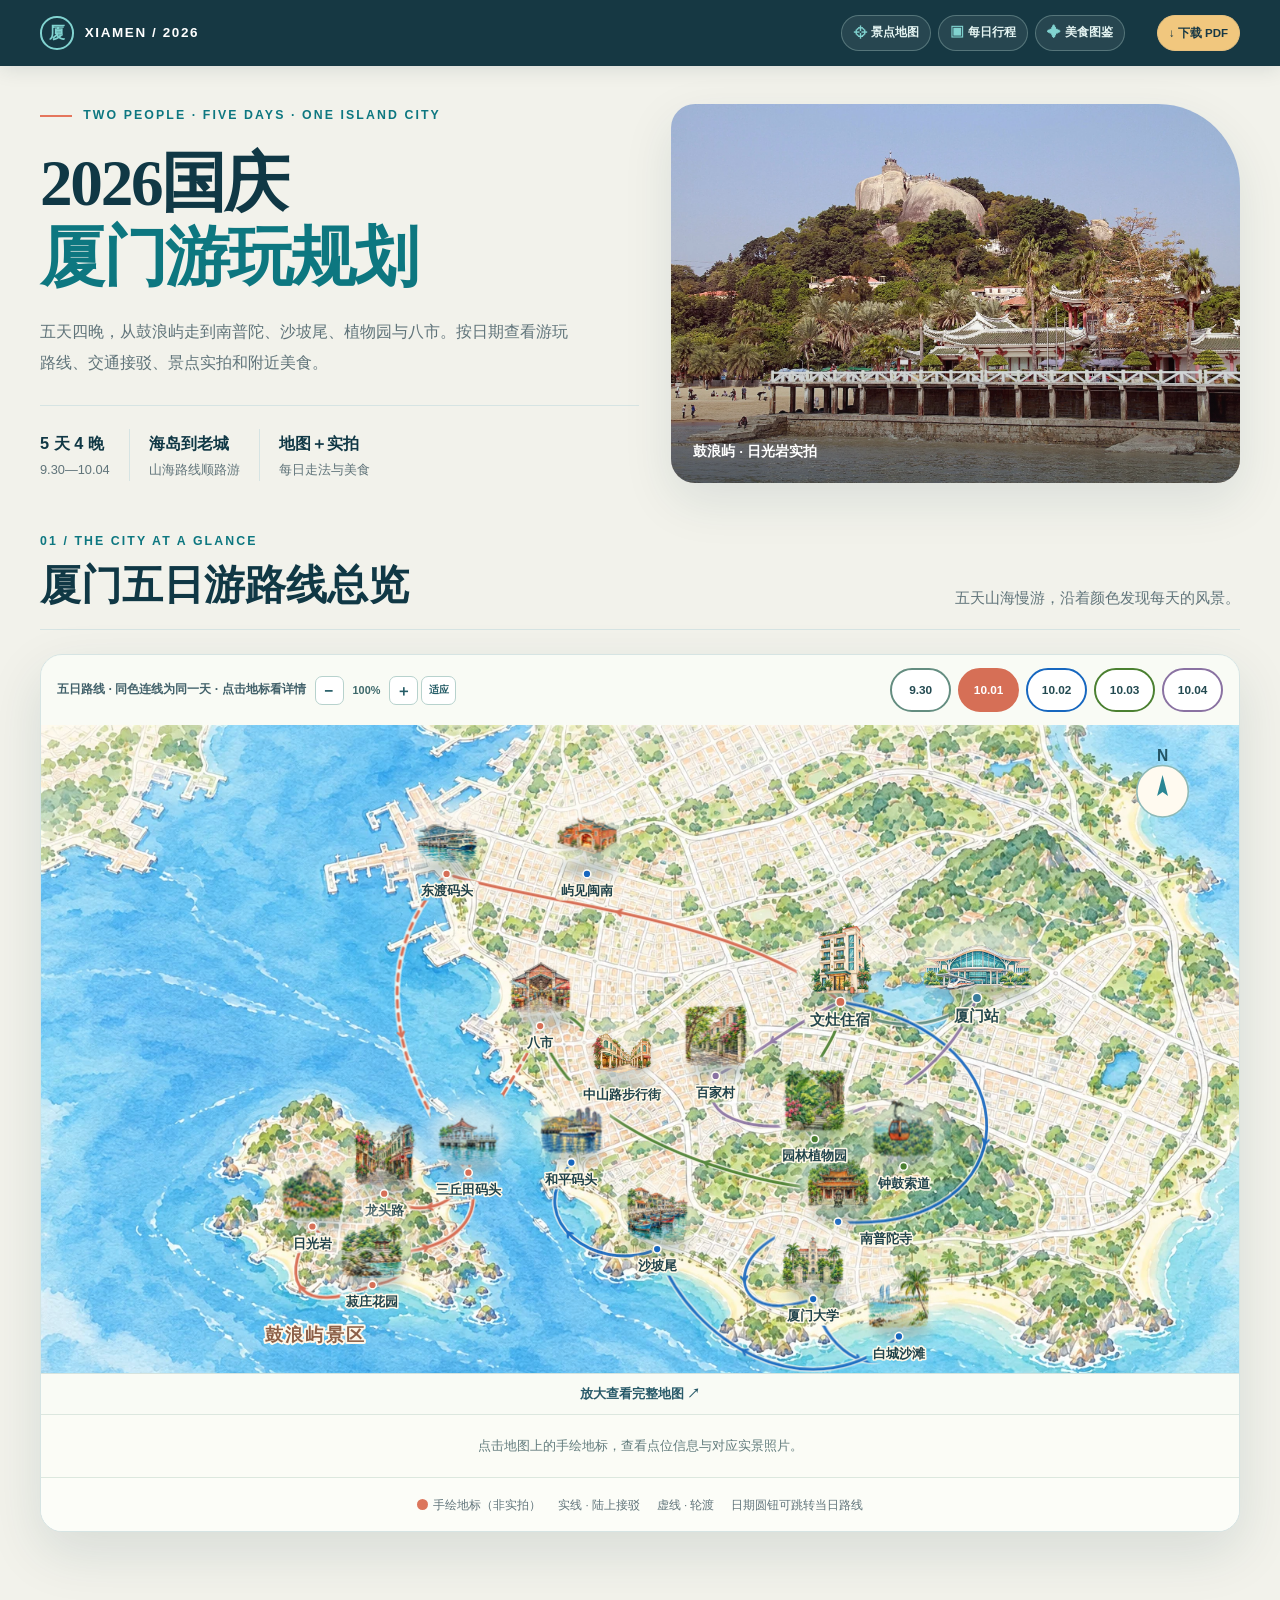
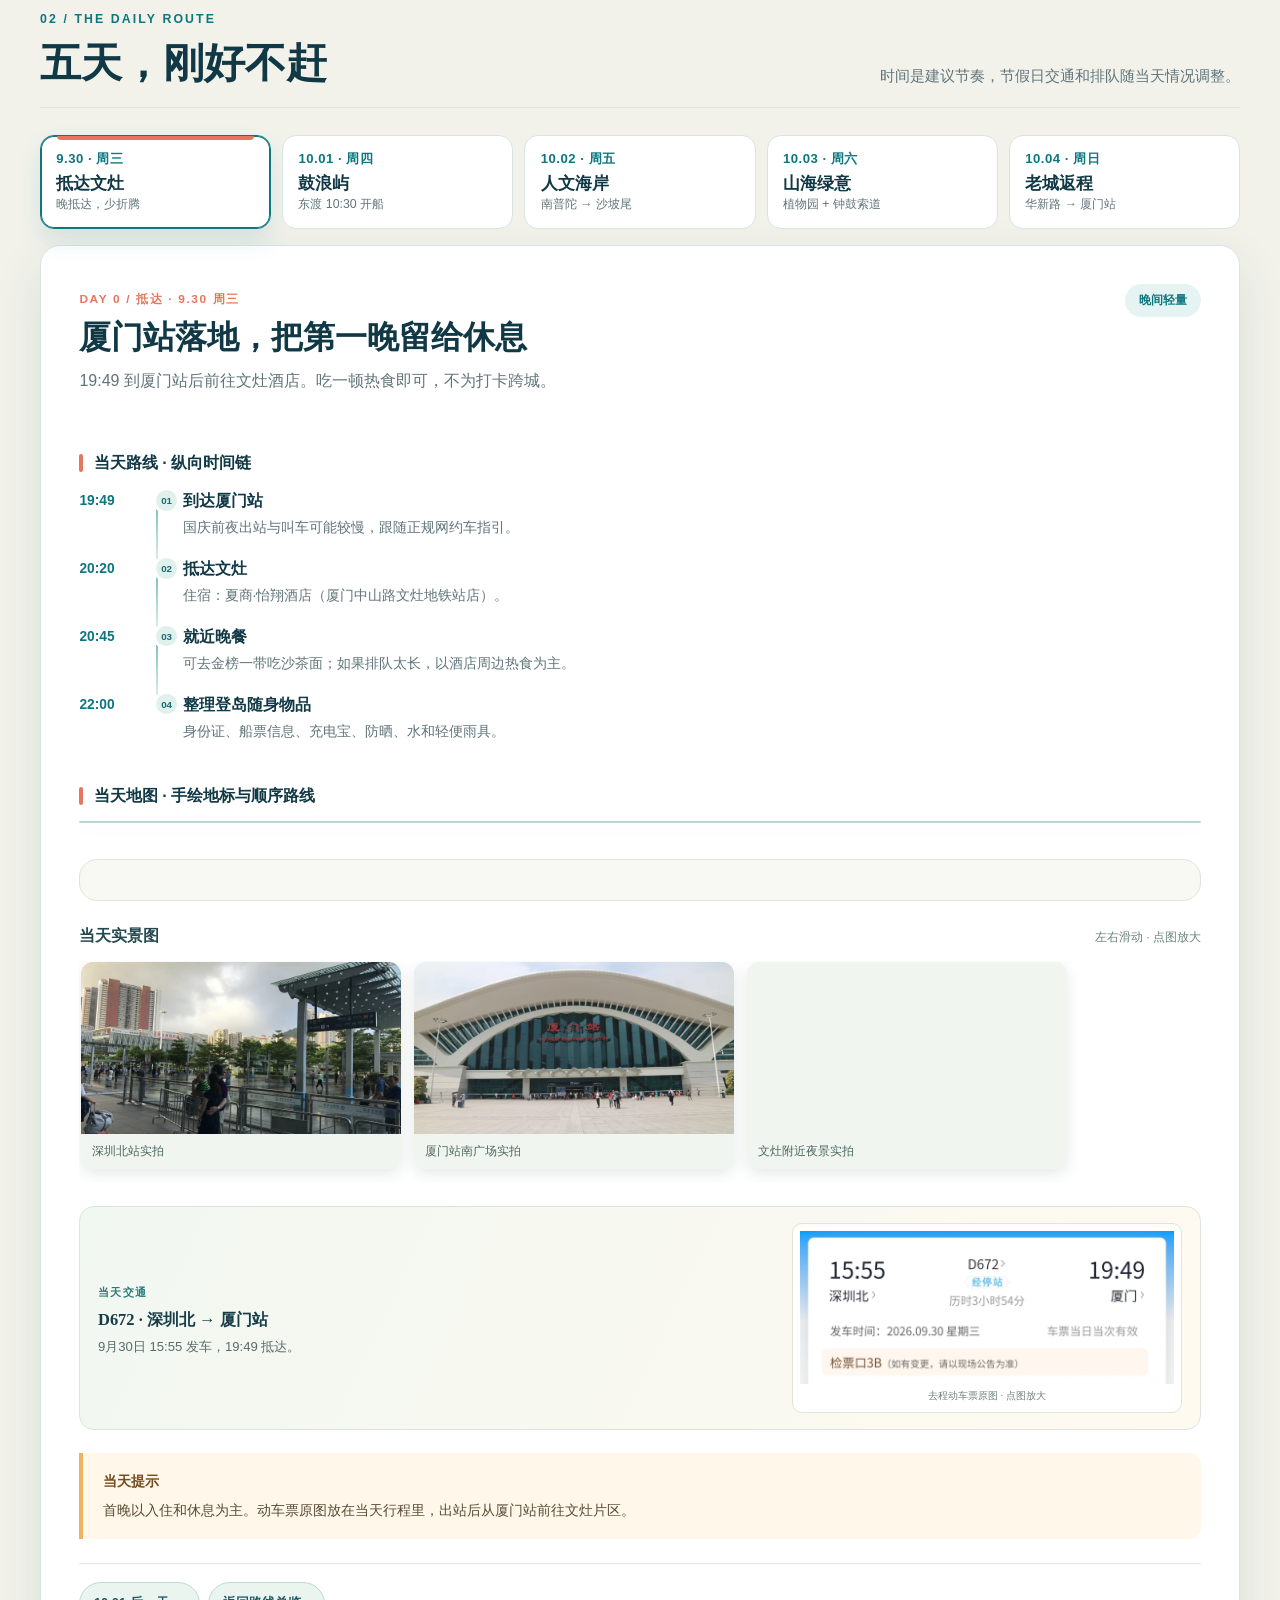
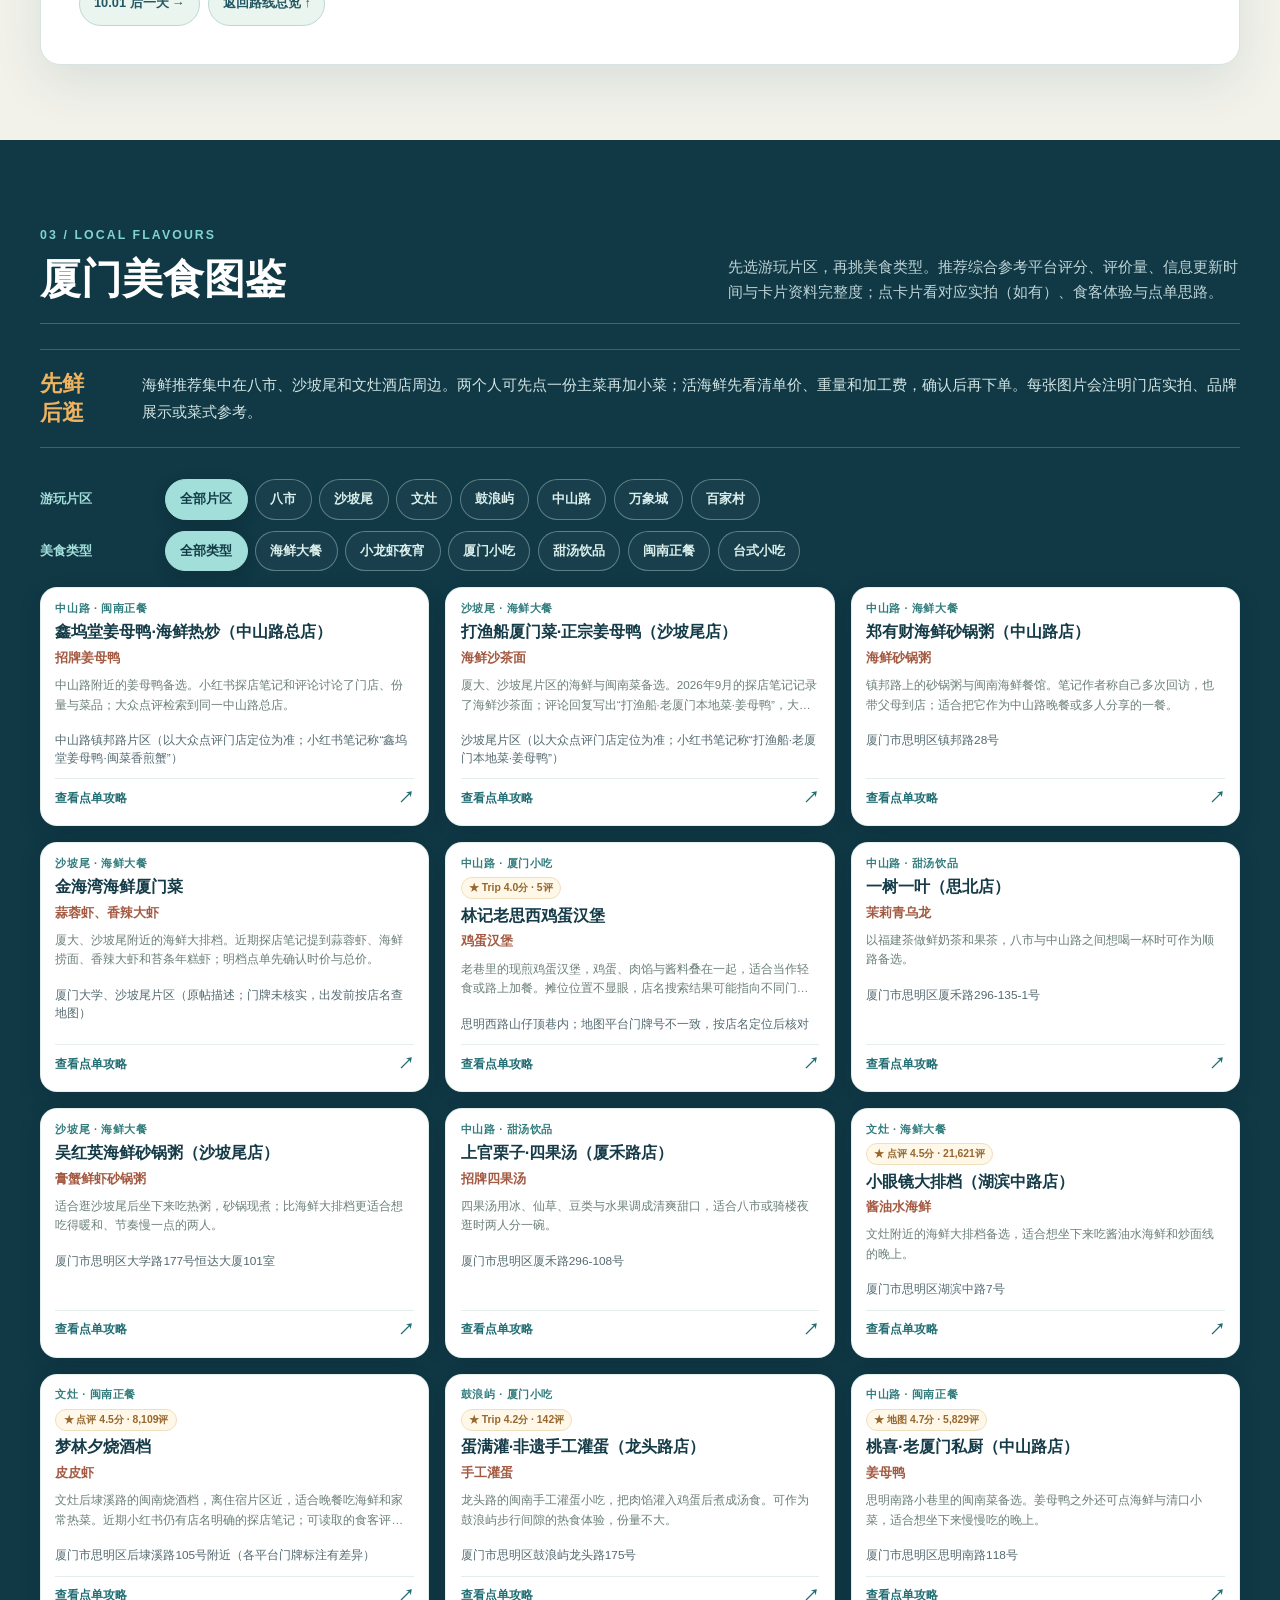
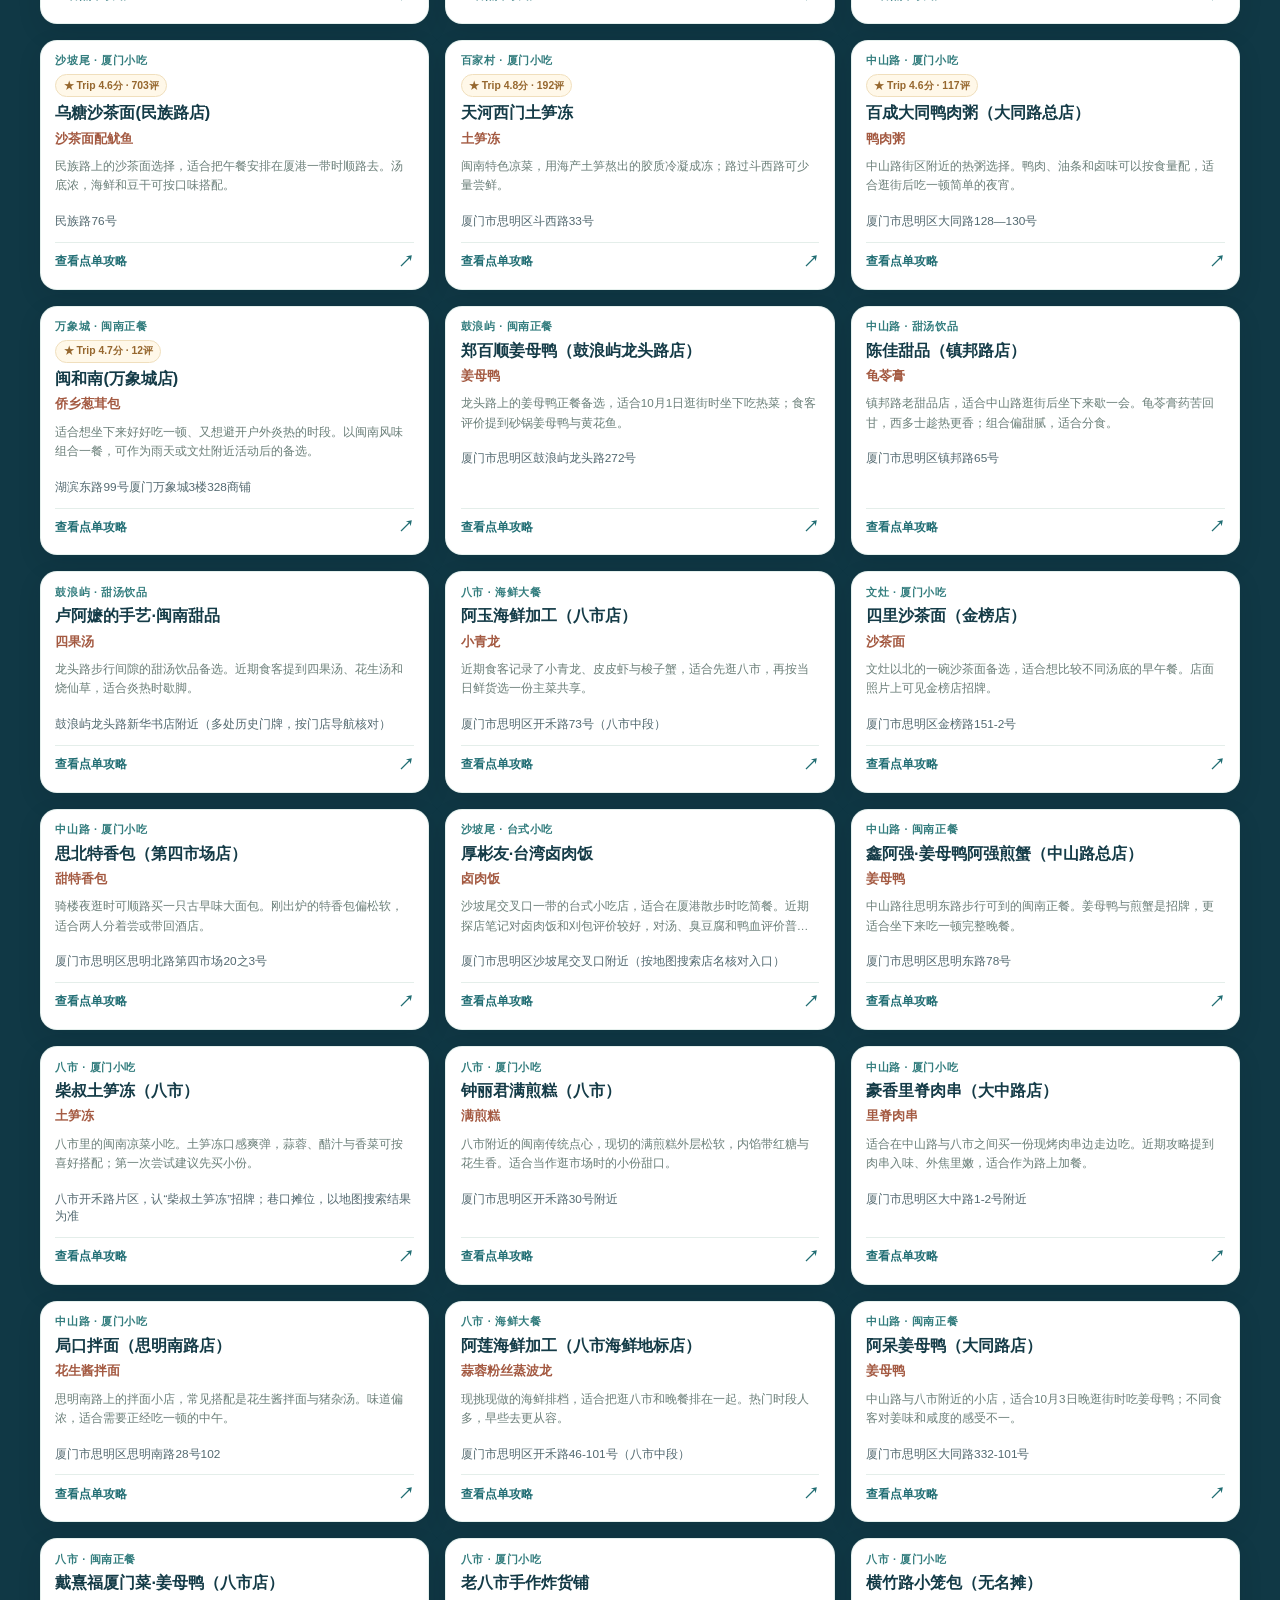
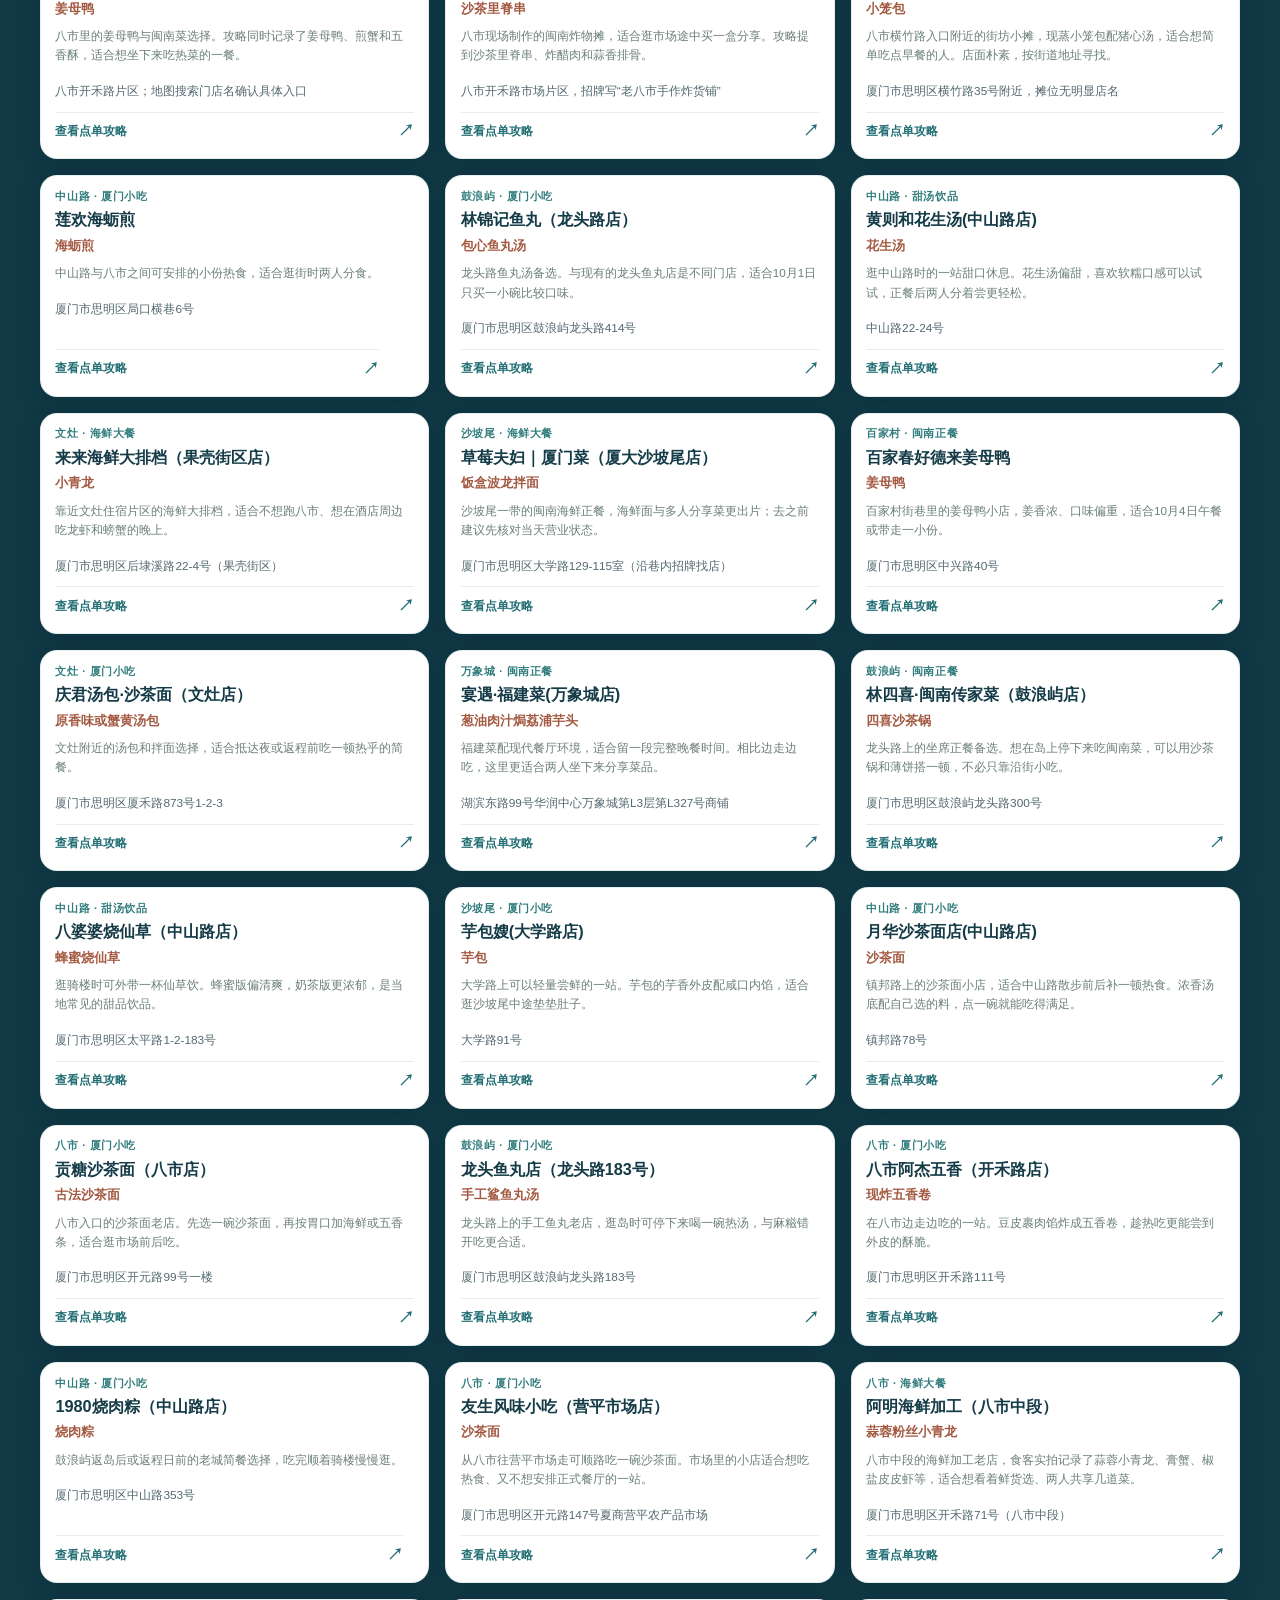
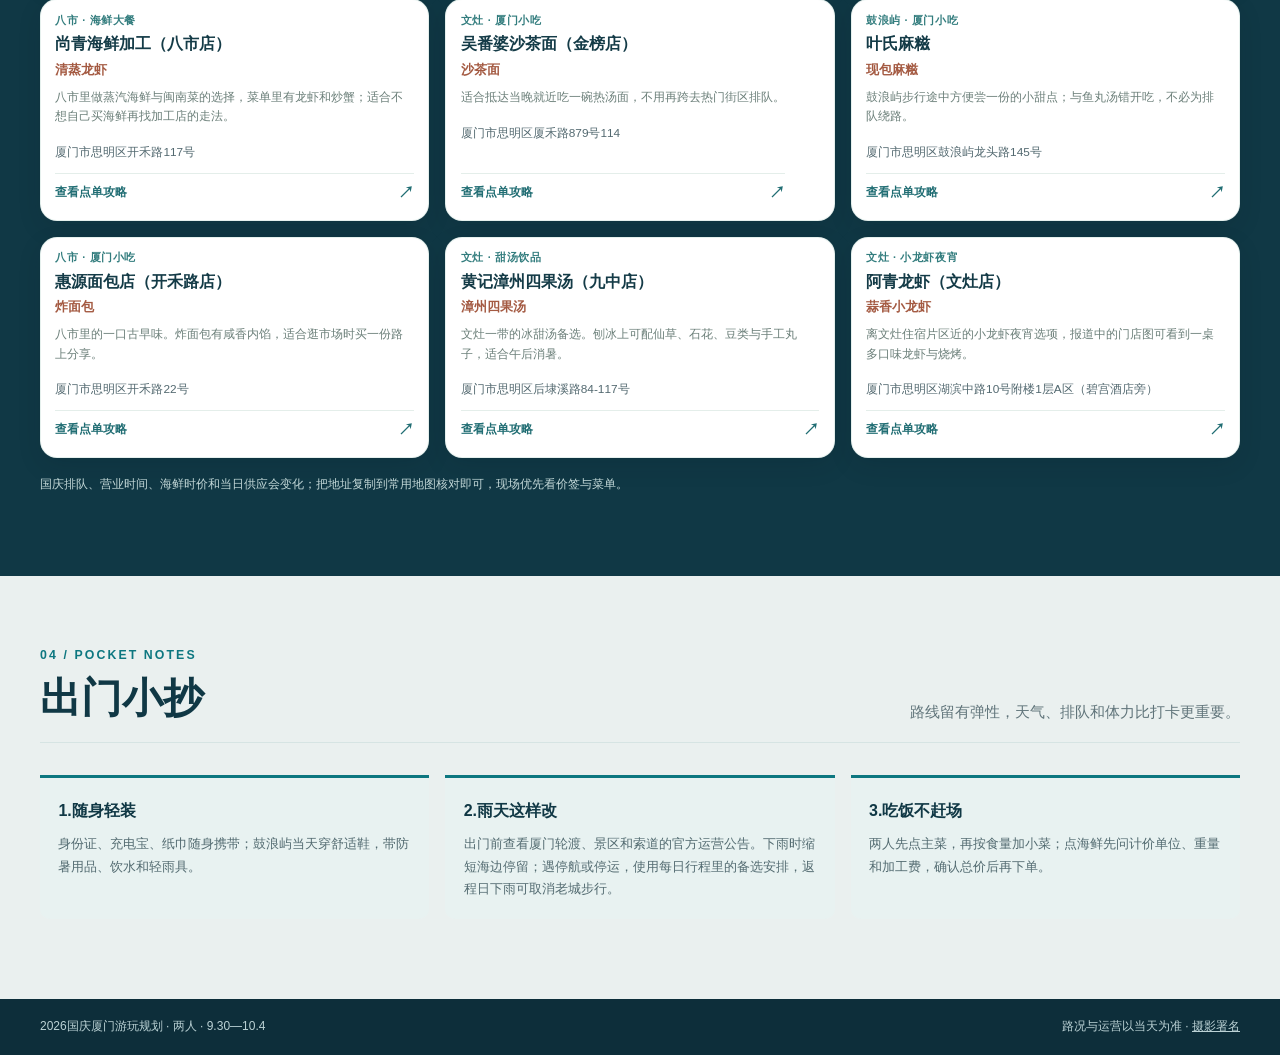
<file: index.html>
<!doctype html>
<html lang="zh-CN">
<head>
  <meta charset="utf-8">
  <meta name="viewport" content="width=device-width, initial-scale=1">
  <meta name="color-scheme" content="only light">
  <meta name="theme-color" content="#103845">
  <meta name="description" content="2026年9月30日至10月4日，两人国庆厦门五日游图文路线。含鼓浪屿、南普陀、厦门大学、植物园、钟鼓索道、八市与美食实拍。">
  <title>2026国庆厦门游玩规划</title>
  <link rel="icon" type="image/svg+xml" href="data:image/svg+xml,%3Csvg xmlns='http://www.w3.org/2000/svg' viewBox='0 0 64 64'%3E%3Crect width='64' height='64' rx='15' fill='%23103845'/%3E%3Cpath d='M8 41q12-13 24 0t24 0M8 48q12-13 24 0t24 0' fill='none' stroke='%2375d3d0' stroke-width='5' stroke-linecap='round'/%3E%3Ccircle cx='43' cy='22' r='9' fill='%23f3ae61'/%3E%3C/svg%3E">
  <link rel="stylesheet" href="styles.css?v=20260929-food-close1">
  <link rel="stylesheet" href="map-atlas-v2.css?v=20260929-title-order1">
    <script defer src="map-geometry.js?v=20260926-watercolor10"></script>
    <script defer src="image-path.js?v=20260929-mobile-preview1"></script>
    <script defer src="image-previews.js?v=20260929-mobile-preview1"></script>
    <script defer src="map-data.js?v=20260929-mobile-preview1"></script>
    <script defer src="map-transit.js?v=20260927-mobile-controls1"></script>
    <script defer src="place-photo-data.js?v=20260926-gallery1"></script>
    <script defer src="place-photo-additions.js?v=20260926-route5"></script>
    <script defer src="travel-enrichment.js?v=20260929-food-order1"></script>
    <script defer src="food-details.js?v=20260929-xhs-link-label1"></script>
    <script defer src="food-ranking.js?v=20260929-food-ranking1"></script>
    <script defer src="app.js?v=20260929-mobile-preview1"></script>
    <script defer src="map-atlas-v2.js?v=20260929-mobile-preview1"></script>
</head>
<body>
  <a class="skip-link" href="#itinerary">跳转到行程</a>
  <header class="site-header">
    <div class="topbar wrap">
      <a class="brand" href="#top" aria-label="返回行程顶部"><span class="brand-mark">厦</span><span>XIAMEN / 2026</span></a>
      <nav aria-label="章节导航">
        <a href="#map"><span aria-hidden="true">⌖</span> 景点地图</a><a href="#itinerary"><span aria-hidden="true">▣</span> 每日行程</a><a href="#food"><span aria-hidden="true">✦</span> 美食图鉴</a>
      </nav>
      <div class="header-actions"><a class="download-button" href="assets/xiamen-itinerary-2026.pdf?v=20260930-scenic" download="2026厦门景点地图与每日行程.pdf" type="application/pdf">↓ 下载 PDF</a></div>
    </div>
  </header>

  <main id="top">
    <section class="masthead wrap" aria-labelledby="page-title">
      <div class="masthead-copy">
        <div class="eyebrow"><span class="eyebrow-line"></span> TWO PEOPLE · FIVE DAYS · ONE ISLAND CITY</div>
        <h1 id="page-title">2026国庆<br><em>厦门游玩规划</em></h1>
        <p>五天四晚，从鼓浪屿走到南普陀、沙坡尾、植物园与八市。按日期查看游玩路线、交通接驳、景点实拍和附近美食。</p>
        <div class="masthead-facts" aria-label="行程概要">
          <div><strong>5 天 4 晚</strong><span>9.30—10.04</span></div>
          <div><strong>海岛到老城</strong><span>山海路线顺路游</span></div>
          <div><strong>地图＋实拍</strong><span>每日走法与美食</span></div>
        </div>
      </div>
      <figure class="masthead-image">
        <img src="assets/preview/sunlight_rock.jpg.webp" alt="鼓浪屿日光岩与海滨建筑实拍" fetchpriority="high" decoding="async">
        <figcaption>鼓浪屿 · 日光岩实拍</figcaption>
      </figure>
    </section>

    <section id="map" class="map-section wrap" aria-labelledby="map-title">
        <div class="section-heading"><div><span class="section-kicker">01 / THE CITY AT A GLANCE</span><h2 id="map-title">厦门五日游路线总览</h2></div><p>五天山海慢游，沿着颜色发现每天的风景。</p></div>
        <div class="map-layout"><div class="map-panel"><div id="routeOverview" class="route-overview" aria-label="厦门五日游手绘路线图"></div><div class="map-legend" id="mapLegend" aria-label="地图图例"><span><i class="legend-dot attraction"></i>手绘地标（非实拍）</span><span>实线 · 陆上接驳</span><span>虚线 · 轮渡</span><span>日期圆钮可跳转当日路线</span></div></div></div>
        <dialog class="overview-map-dialog" id="overviewMapDialog" aria-label="放大查看厦门五日游手绘地图"><div class="overview-map-dialog-bar"><strong>厦门手绘游玩地图</strong><button type="button" id="overviewMapClose">关闭 ×</button></div><div id="overviewMapDialogLinks"></div><div class="map-zoom-controls" data-zoom-controls="overviewMapZoomCanvas" aria-label="总览地图缩放"><button type="button" data-map-zoom="out" aria-label="缩小地图">−</button><output aria-live="polite">100%</output><button type="button" data-map-zoom="in" aria-label="放大地图">＋</button><button type="button" data-map-zoom="reset">适应屏幕</button></div><div class="overview-map-zoom-canvas" id="overviewMapZoomCanvas"></div><p>双指缩放地图，单指滑动查看；点日期可跳到当天行程。</p></dialog>
    </section>

    <section id="itinerary" class="itinerary wrap" aria-labelledby="itinerary-title">
      <div class="section-heading"><div><span class="section-kicker">02 / THE DAILY ROUTE</span><h2 id="itinerary-title">五天，刚好不赶</h2></div><p>时间是建议节奏，节假日交通和排队随当天情况调整。</p></div>
      <div class="day-switcher" id="daySwitcher" role="tablist" aria-label="选择旅行日期"></div>
      <div id="dayPanels"></div>
    </section>

    <section id="food" class="food-section" aria-labelledby="food-title">
      <div class="wrap">
        <div class="section-heading section-heading-light"><div><span class="section-kicker">03 / LOCAL FLAVOURS</span><h2 id="food-title">厦门美食图鉴</h2></div><p>先选游玩片区，再挑美食类型。推荐综合参考平台评分、评价量、信息更新时间与卡片资料完整度；点卡片看对应实拍（如有）、食客体验与点单思路。</p></div>
        <div class="food-intro"><div class="chapter-number">先鲜<br>后逛</div><p>海鲜推荐集中在八市、沙坡尾和文灶酒店周边。两个人可先点一份主菜再加小菜；活海鲜先看清单价、重量和加工费，确认后再下单。每张图片会注明门店实拍、品牌展示或菜式参考。</p></div>
        <div id="foodFilters" class="food-filters" role="group" aria-label="筛选美食分类"></div>
        <div class="food-place-grid" id="foodPlaces"></div>
        <p class="food-note">国庆排队、营业时间、海鲜时价和当日供应会变化；把地址复制到常用地图核对即可，现场优先看价签与菜单。</p>
      </div>
    </section>

    <section id="tips" class="sources-section" aria-labelledby="tips-title">
      <div class="wrap">
        <div class="section-heading"><div><span class="section-kicker">04 / POCKET NOTES</span><h2 id="tips-title">出门小抄</h2></div><p>路线留有弹性，天气、排队和体力比打卡更重要。</p></div>
        <div class="practical-grid">
          <article><h3>1.随身轻装</h3><p>身份证、充电宝、纸巾随身携带；鼓浪屿当天穿舒适鞋，带防暑用品、饮水和轻雨具。</p></article>
          <article><h3>2.雨天这样改</h3><p>出门前查看厦门轮渡、景区和索道的官方运营公告。下雨时缩短海边停留；遇停航或停运，使用每日行程里的备选安排，返程日下雨可取消老城步行。</p></article>
          <article><h3>3.吃饭不赶场</h3><p>两人先点主菜，再按食量加小菜；点海鲜先问计价单位、重量和加工费，确认总价后再下单。</p></article>
        </div>
      </div>
    </section>
  </main>
  <dialog id="foodDialog" class="food-dialog" aria-labelledby="foodDialogTitle"><button type="button" class="photo-close food-close" aria-label="关闭美食详情">×</button><div id="foodDialogContent"></div></dialog>
  <dialog id="photoDialog" class="photo-dialog"><button type="button" class="photo-close" aria-label="关闭大图">×</button><img id="largePhoto" alt=""><p id="largeCaption"></p></dialog>
  <footer class="site-footer"><div class="wrap"><span>2026国庆厦门游玩规划 · 两人 · 9.30—10.4</span><span>路况与运营以当天为准 · <a href="credits.html">摄影署名</a></span></div></footer>
</body>
</html>
</file>
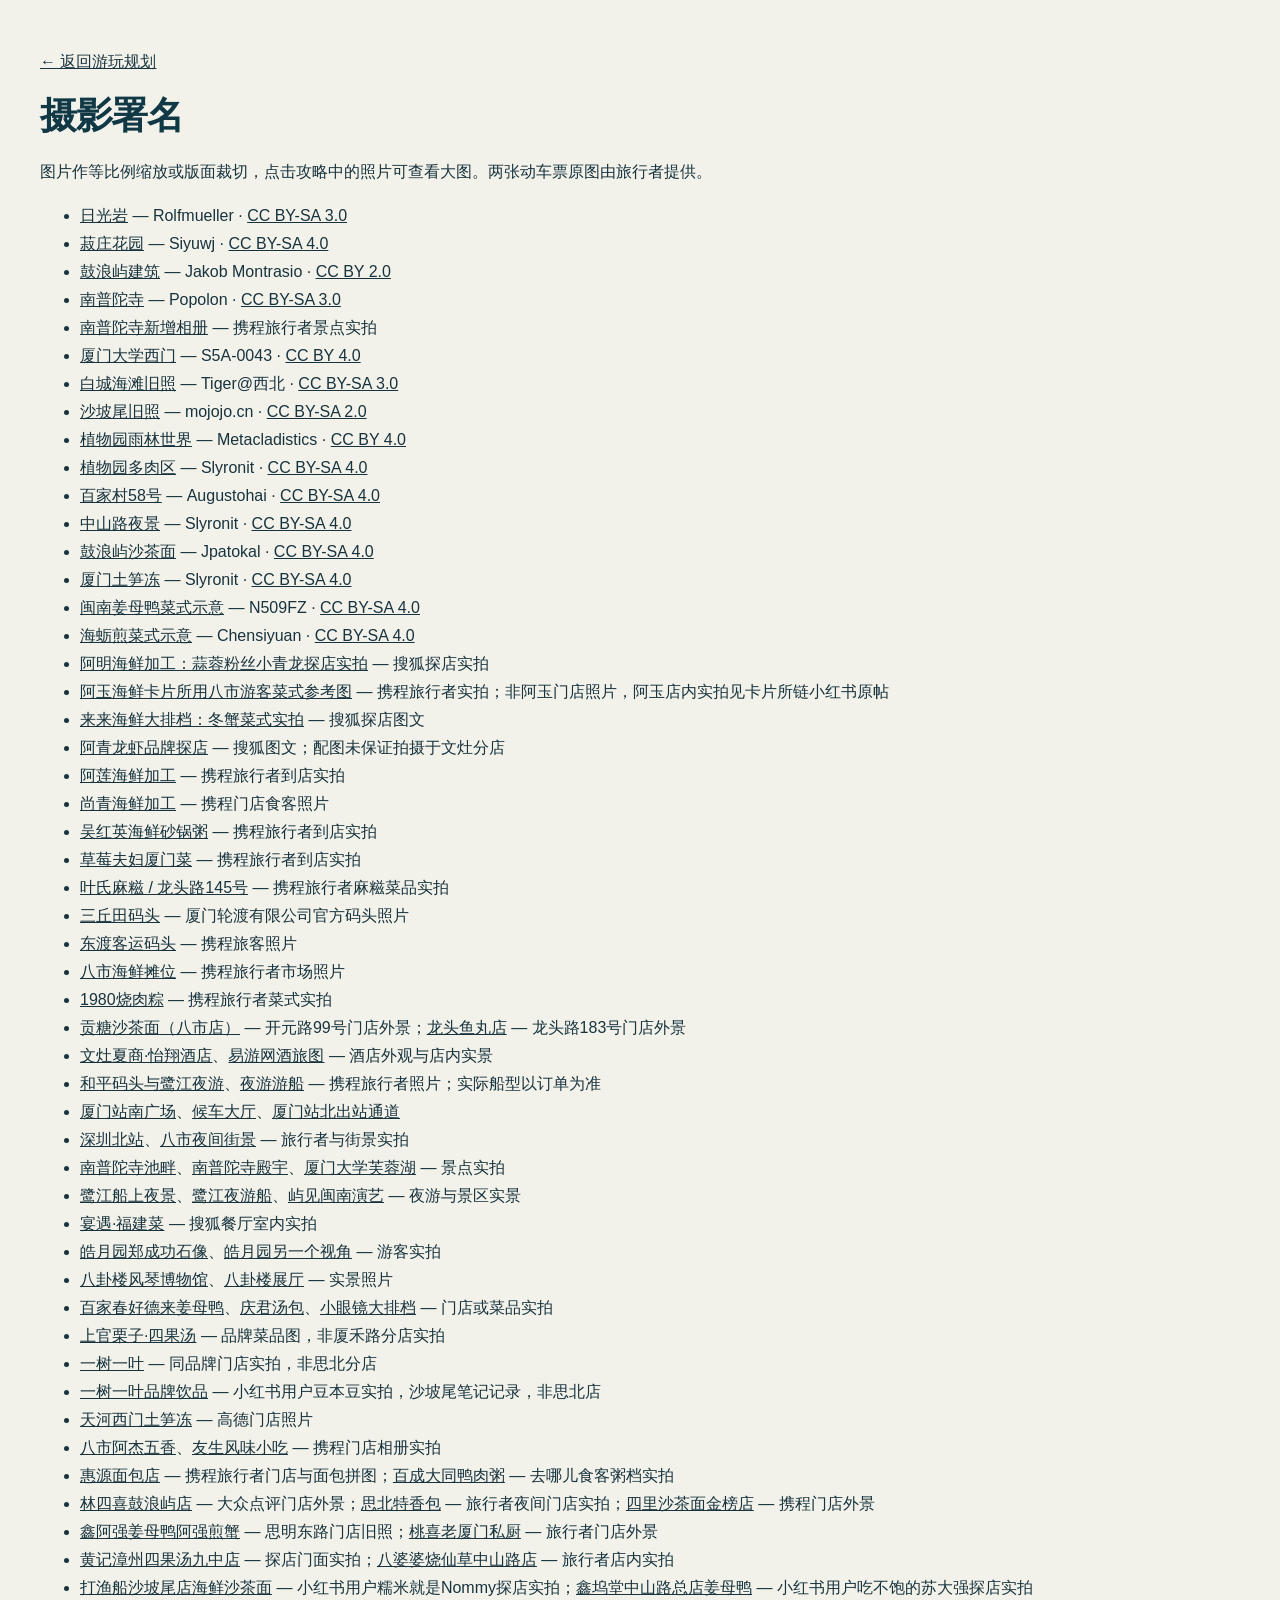
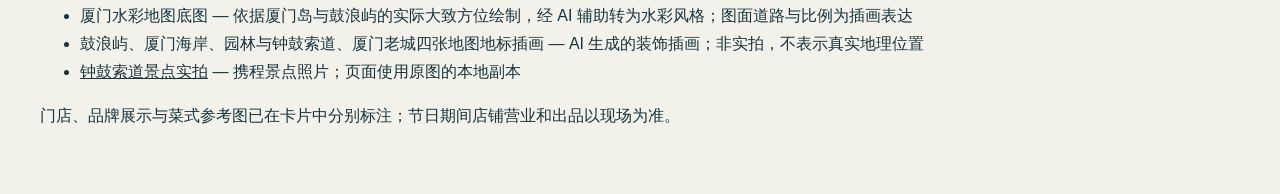
<file: credits.html>
<!doctype html>
<html lang="zh-CN"><head><meta charset="utf-8"><meta name="viewport" content="width=device-width,initial-scale=1"><title>摄影署名 · 国庆厦门游玩规划</title><link rel="stylesheet" href="styles.css"></head>
<body><main class="wrap" style="padding:3rem 0"><a href="index.html">← 返回游玩规划</a><h1 style="font-size:2.3rem">摄影署名</h1><p>图片作等比例缩放或版面裁切，点击攻略中的照片可查看大图。两张动车票原图由旅行者提供。</p><ul class="credit-list">
<li><a href="https://commons.wikimedia.org/wiki/File:Gulangyu_sunlight_rock_2011_12.jpg">日光岩</a> — Rolfmueller · <a href="https://creativecommons.org/licenses/by-sa/3.0/">CC BY-SA 3.0</a></li>
<li><a href="https://commons.wikimedia.org/wiki/File:Shuzhuang_Garden,_2019-09-26_16.jpg">菽庄花园</a> — Siyuwj · <a href="https://creativecommons.org/licenses/by-sa/4.0/">CC BY-SA 4.0</a></li>
<li><a href="https://commons.wikimedia.org/wiki/File:Gulangyu%27s_Houses..jpg">鼓浪屿建筑</a> — Jakob Montrasio · <a href="https://creativecommons.org/licenses/by/2.0/">CC BY 2.0</a></li>
<li><a href="https://commons.wikimedia.org/wiki/File:Xiamen-Nanputuo_temple-2012.JPG">南普陀寺</a> — Popolon · <a href="https://creativecommons.org/licenses/by-sa/3.0/">CC BY-SA 3.0</a></li>
<li><a href="https://you.ctrip.com/sight/xiamen21/2344.html">南普陀寺新增相册</a> — 携程旅行者景点实拍</li>
<li><a href="https://commons.wikimedia.org/wiki/File:(CHN-Fujian)_Xiamen_University_Siming_Campus_West_Gate_2025-03-20.jpg">厦门大学西门</a> — S5A-0043 · <a href="https://creativecommons.org/licenses/by/4.0/">CC BY 4.0</a></li>
<li><a href="https://commons.wikimedia.org/wiki/File:厦门白城海滩_-_panoramio_(5).jpg">白城海滩旧照</a> — Tiger@西北 · <a href="https://creativecommons.org/licenses/by-sa/3.0/">CC BY-SA 3.0</a></li>
<li><a href="https://commons.wikimedia.org/wiki/File:Fishing_boats_in_Shapowei,_Xiamen.jpg">沙坡尾旧照</a> — mojojo.cn · <a href="https://creativecommons.org/licenses/by-sa/2.0/">CC BY-SA 2.0</a></li>
<li><a href="https://commons.wikimedia.org/wiki/File:Photo_taken_in_the_%22Rainforest%22_area_of_Xiamen_Botanical_Garden,_depicting_artificially_sprayed_mist_across_water.jpg">植物园雨林世界</a> — Metacladistics · <a href="https://creativecommons.org/licenses/by/4.0/">CC BY 4.0</a></li>
<li><a href="https://commons.wikimedia.org/wiki/File:Cactii_at_Botanical_Garden,_Xiamen.jpg">植物园多肉区</a> — Slyronit · <a href="https://creativecommons.org/licenses/by-sa/4.0/">CC BY-SA 4.0</a></li>
<li><a href="https://commons.wikimedia.org/wiki/File:171518百家村.jpg">百家村58号</a> — Augustohai · <a href="https://creativecommons.org/licenses/by-sa/4.0/">CC BY-SA 4.0</a></li>
<li><a href="https://commons.wikimedia.org/wiki/File:Zhongshan_Road,_Xiamen_2.jpg">中山路夜景</a> — Slyronit · <a href="https://creativecommons.org/licenses/by-sa/4.0/">CC BY-SA 4.0</a></li>
<li><a href="https://commons.wikimedia.org/wiki/File:Mr_Lin_seafood_shachamian.jpg">鼓浪屿沙茶面</a> — Jpatokal · <a href="https://creativecommons.org/licenses/by-sa/4.0/">CC BY-SA 4.0</a></li>
<li><a href="https://commons.wikimedia.org/wiki/File:Sand_worm_in_jelly,_Xiamen.jpg">厦门土笋冻</a> — Slyronit · <a href="https://creativecommons.org/licenses/by-sa/4.0/">CC BY-SA 4.0</a></li>
<li><a href="https://commons.wikimedia.org/wiki/File:Quanzhou-style_Kiuⁿ-bó-ah_(Ginger_Duck)_at_Yipin_Xiangqing_Restaurant,_Beijing_(20240908174515).jpg">闽南姜母鸭菜式示意</a> — N509FZ · <a href="https://creativecommons.org/licenses/by-sa/4.0/">CC BY-SA 4.0</a></li>
<li><a href="https://commons.wikimedia.org/wiki/File:Oyster_omelette.jpg">海蛎煎菜式示意</a> — Chensiyuan · <a href="https://creativecommons.org/licenses/by-sa/4.0/">CC BY-SA 4.0</a></li>
<li><a href="https://www.sohu.com/a/479637056_100302455">阿明海鲜加工：蒜蓉粉丝小青龙探店实拍</a> — 搜狐探店实拍</li>
<li><a href="https://tw.trip.com/moments/detail/xiamen-21-124980507/">阿玉海鲜卡片所用八市游客菜式参考图</a> — 携程旅行者实拍；非阿玉门店照片，阿玉店内实拍见卡片所链小红书原帖</li>
<li><a href="https://www.sohu.com/a/519418133_125315">来来海鲜大排档：冬蟹菜式实拍</a> — 搜狐探店图文</li>
<li><a href="https://www.sohu.com/a/665977281_115776">阿青龙虾品牌探店</a> — 搜狐图文；配图未保证拍摄于文灶分店</li>
<li><a href="https://hk.trip.com/moments/detail/xiamen-21-141678916/">阿莲海鲜加工</a> — 携程旅行者到店实拍</li>
<li><a href="https://gs.ctrip.com/html5/you/foods/Xiamen21/11389102.html">尚青海鲜加工</a> — 携程门店食客照片</li>
<li><a href="https://hk.trip.com/moments/detail/xiamen-21-139924443/">吴红英海鲜砂锅粥</a> — 携程旅行者到店实拍</li>
<li><a href="https://tw.trip.com/moments/detail/xiamen-21-126362216/">草莓夫妇厦门菜</a> — 携程旅行者到店实拍</li>
<li><a href="https://gs.ctrip.com/html5/you/foods/fooddetail/120058/319760.html">叶氏麻糍 / 龙头路145号</a> — 携程旅行者麻糍菜品实拍</li>
<li><a href="https://xmferry.com/xwzx/chbfc/mtfc/index.htm">三丘田码头</a> — 厦门轮渡有限公司官方码头照片</li>
<li><a href="https://sg.trip.com/travel-guide/attraction/xiamen/dongdu-passenger-terminal-118822817/">东渡客运码头</a> — 携程旅客照片</li>
<li><a href="https://you.ctrip.com/comment/10161509709">八市海鲜摊位</a> — 携程旅行者市场照片</li>
<li><a href="https://hk.trip.com/moments/detail/xiamen-21-123565346/">1980烧肉粽</a> — 携程旅行者菜式实拍</li>
<li><a href="https://www.sohu.com/a/669252628_115776">贡糖沙茶面（八市店）</a> — 开元路99号门店外景；<a href="https://www.trip.com/restaurant/china/xiamen/detail/long-tou-yu-wan-354752/">龙头鱼丸店</a> — 龙头路183号门店外景</li>
<li><a href="https://www.klook.com/zh-TW/hotels/detail/1991701-seashine-eshare-intelligence-hotel-xiamen-zhongshan-road/">文灶夏商·怡翔酒店</a>、<a href="https://hotel.eztravel.com.tw/detail?CityID=25&amp;CityName=xiamen&amp;HotelID=444772">易游网酒旅图</a> — 酒店外观与店内实景</li>
<li><a href="https://you.ctrip.com/sight/xiamen21/139403.html">和平码头与鹭江夜游</a>、<a href="https://you.ctrip.com/travels/xiamen21/3983757.html">夜游游船</a> — 携程旅行者照片；实际船型以订单为准</li>
<li><a href="https://commons.wikimedia.org/wiki/File:%E5%8E%A6%E9%97%A8%E7%AB%99%E5%8D%97%E5%B9%BF%E5%9C%BA20151002.JPG">厦门站南广场</a>、<a href="https://www.fjdaily.com/app/content/2025-12/17/content_3768170.html">候车大厅</a>、<a href="https://commons.wikimedia.org/wiki/File:Xiamen_Railway_Station_North_Exit_20170727.jpg">厦门站北出站通道</a></li>
<li><a href="https://touch.travel.qunar.com/comment/5508882">深圳北站</a>、<a href="https://www.sohu.com/a/346221485_100289996">八市夜间街景</a> — 旅行者与街景实拍</li>
<li><a href="https://touch.travel.qunar.com/comment/10157206526">南普陀寺池畔</a>、<a href="https://touch.travel.qunar.com/comment/4759587?from=timeline">南普陀寺殿宇</a>、<a href="https://www.sohu.com/a/385979513_300370">厦门大学芙蓉湖</a> — 景点实拍</li>
<li><a href="https://hk.trip.com/moments/detail/xiamen-21-137731833/">鹭江船上夜景</a>、<a href="https://www.youting.com/package/126">鹭江夜游船</a>、<a href="https://www.thepaper.cn/newsDetail_forward_30834837">屿见闽南演艺</a> — 夜游与景区实景</li>
<li><a href="https://www.sohu.com/a/278969973_100287523">宴遇·福建菜</a> — 搜狐餐厅室内实拍</li>
<li><a href="https://sg.trip.com/moments/theme/poi-haoyue-park-77344-attraction-993137/">皓月园郑成功石像</a>、<a href="https://cuihugh3926.pixnet.net/blog/posts/8234806424">皓月园另一个视角</a> — 游客实拍</li>
<li><a href="https://gs.ctrip.com/html5/you/sight/xiamen21/133087.html">八卦楼风琴博物馆</a>、<a href="https://www.zaobao.com.sg/special/report/supplement/gulangyu/read/story20170815-787332">八卦楼展厅</a> — 实景照片</li>
<li><a href="https://tw.trip.com/restaurant/china/xiamen/detail/restaurant-11309499">百家春好德来姜母鸭</a>、<a href="https://you.ctrip.com/food/21/7105787.html">庆君汤包</a>、<a href="https://4travel.jp/os_shisetsu/10440355">小眼镜大排档</a> — 门店或菜品实拍</li>
<li><a href="https://www.sohu.com/a/912421013_122425751">上官栗子·四果汤</a> — 品牌菜品图，非厦禾路分店实拍</li>
<li><a href="https://my.trip.com/moments/detail/xiamen-21-128769307">一树一叶</a> — 同品牌门店实拍，非思北分店</li>
<li><a href="https://www.xiaohongshu.com/explore/6a9cfec9000000002900c0a7?xsec_token=ABExRroS6EBOzKMCt1JVcO48chrMOGTB8x5t4TOex1eug=">一树一叶品牌饮品</a> — 小红书用户豆本豆实拍，沙坡尾笔记记录，非思北店</li>
<li><a href="https://www.amap.com/place/B025001MZM">天河西门土笋冻</a> — 高德门店照片</li>
<li><a href="https://tw.trip.com/restaurant/china/xiamen/detail/ba-shi-a-jie-11312796/">八市阿杰五香</a>、<a href="https://tw.trip.com/restaurant/china/xiamen/detail/restaurant-11309262/">友生风味小吃</a> — 携程门店相册实拍</li>
<li><a href="https://www.trip.com/moments/theme/poi-eighth-market-10530087-store-993139/">惠源面包店</a> — 携程旅行者门店与面包拼图；<a href="https://touch.travel.qunar.com/comment/10138575479">百成大同鸭肉粥</a> — 去哪儿食客粥档实拍</li>
<li><a href="https://m.dianping.com/shop/131589144?msource=applemaps">林四喜鼓浪屿店</a> — 大众点评门店外景；<a href="https://classic-blog.udn.com/visa520infinite/181727915">思北特香包</a> — 旅行者夜间门店实拍；<a href="https://you.ctrip.com/food/21/70454890.html">四里沙茶面金榜店</a> — 携程门店外景</li>
<li><a href="https://www.sohu.com/a/254319446_118490">鑫阿强姜母鸭阿强煎蟹</a> — 思明东路门店旧照；<a href="https://hk.trip.com/moments/detail/xiamen-21-124803225/">桃喜老厦门私厨</a> — 旅行者门店外景</li>
<li><a href="https://www.sohu.com/a/560783260_411869">黄记漳州四果汤九中店</a> — 探店门面实拍；<a href="https://tw.trip.com/restaurant/china/xiamen/detail/bapopo-11308557/">八婆婆烧仙草中山路店</a> — 旅行者店内实拍</li>
<li><a href="https://www.xiaohongshu.com/search_result/6aaa0f5e000000001001e4fb?xsec_token=ABsbaxOhZ6BsCrmVOxFCCrhEnHvC0s5xAhasjh-OGLhd4=&amp;xsec_source=">打渔船沙坡尾店海鲜沙茶面</a> — 小红书用户糯米就是Nommy探店实拍；<a href="https://www.xiaohongshu.com/search_result/6a7b0980000000002500b3c3?xsec_token=ABcHs0C8VeVtY6P0DiaxI1Crx-YJSeC3UbNlkvFe43pCY=&amp;xsec_source=">鑫坞堂中山路总店姜母鸭</a> — 小红书用户吃不饱的苏大强探店实拍</li>
<li>厦门水彩地图底图 — 依据厦门岛与鼓浪屿的实际大致方位绘制，经 AI 辅助转为水彩风格；图面道路与比例为插画表达</li>
<li>鼓浪屿、厦门海岸、园林与钟鼓索道、厦门老城四张地图地标插画 — AI 生成的装饰插画；非实拍，不表示真实地理位置</li>
<li><a href="https://you.ctrip.com/sight/xiamen21/145125.html">钟鼓索道景点实拍</a> — 携程景点照片；页面使用原图的本地副本</li>
</ul><p>门店、品牌展示与菜式参考图已在卡片中分别标注；节日期间店铺营业和出品以现场为准。</p></main></body></html>
</file>
<file: styles.css>
:root{color-scheme:only light;--ink:#18333d;--navy:#103845;--teal:#0d7780;--aqua:#81d3d0;--coral:#e5765d;--gold:#efb35f;--paper:#f4f7f5;--line:#d6e4e3;--muted:#60747a;--white:#fff;--shadow:0 18px 50px rgba(16,56,69,.10)}
*{box-sizing:border-box}
html{scroll-behavior:smooth;scroll-padding-top:5.5rem}
body{margin:0;background:var(--paper);color:var(--ink);font-family:"Microsoft YaHei","PingFang SC","Noto Sans CJK SC",sans-serif;font-size:16px;line-height:1.75}
button,a{touch-action:manipulation}
a{color:inherit}
img{display:block;max-width:100%}
.wrap{width:min(1200px,calc(100% - 3rem));margin-inline:auto}
.skip-link{position:absolute;left:-9999px;top:0;z-index:100;background:white;padding:.5rem}
.skip-link:focus{left:1rem}
.site-header{position:sticky;top:0;z-index:30;background:rgba(16,56,69,.96);backdrop-filter:blur(16px);color:white;box-shadow:0 2px 20px rgba(11,41,49,.12)}
.topbar{min-height:74px;display:flex;align-items:center;gap:2rem;justify-content:space-between}
.brand{display:flex;align-items:center;gap:.7rem;text-decoration:none;font-weight:800;letter-spacing:.12em;font-size:.84rem;white-space:nowrap}
.brand-mark{display:grid;place-items:center;width:2.1rem;height:2.1rem;border:2px solid var(--aqua);border-radius:50%;color:var(--aqua);font-size:1rem;letter-spacing:0}
.site-header nav{display:flex;align-items:center;gap:1.8rem;margin-left:auto}
.site-header nav a{text-decoration:none;color:#e4f4f2;font-size:.9rem;font-weight:650}
.site-header nav a:hover,.site-header nav a:focus-visible{color:var(--gold)}
.print-button{border:1px solid rgba(255,255,255,.55);border-radius:99px;padding:.58rem 1rem;background:transparent;color:white;font:inherit;font-size:.85rem;cursor:pointer;white-space:nowrap}
.print-button:hover,.print-button:focus-visible{background:var(--aqua);color:var(--navy);border-color:var(--aqua)}
.header-actions{display:flex;gap:.5rem;align-items:center}.header-actions a{text-decoration:none}

/* Clear, thumb-sized section navigation and the local PDF download. */
.site-header nav{gap:.45rem}
.site-header nav a{display:inline-flex;align-items:center;justify-content:center;gap:.25rem;min-height:44px;padding:.5rem .9rem;border:1px solid rgba(209,239,231,.28);border-radius:999px;background:rgba(255,255,255,.07);font-size:.9rem;font-weight:800;transition:background .18s,border-color .18s,transform .18s}
.site-header nav a:hover,.site-header nav a:focus-visible{background:rgba(129,211,208,.2);border-color:var(--aqua);color:#fff;transform:translateY(-1px)}
.site-header nav a span{font-size:1rem;color:var(--aqua)}
.download-button{display:inline-flex;align-items:center;justify-content:center;min-height:44px;padding:.55rem 1rem;border:1px solid #e7c17f;border-radius:999px;background:#f1c77e;color:#173845;font-size:.82rem;font-weight:900;white-space:nowrap;text-decoration:none;box-shadow:0 3px 10px rgba(5,30,36,.15)}
.download-button:hover,.download-button:focus-visible{background:#ffe0a9;color:#173845}
.day-bottom-nav{display:flex;flex-wrap:wrap;gap:.55rem;margin-top:1.45rem;padding-top:1.15rem;border-top:1px solid #dde9e5}
.day-bottom-nav button,.day-bottom-nav a{display:inline-flex;align-items:center;justify-content:center;min-height:44px;padding:.55rem .85rem;border:1px solid #bcd9d5;border-radius:999px;background:#eaf5f0;color:#235862;font:800 .8rem "Microsoft YaHei","PingFang SC",sans-serif;text-decoration:none;cursor:pointer}
.day-bottom-nav button:hover,.day-bottom-nav a:hover,.day-bottom-nav button:focus-visible,.day-bottom-nav a:focus-visible{background:#1c727a;color:#fff;border-color:#1c727a}
#map,#itinerary,.day-switcher{scroll-margin-top:7rem}
@media(max-width:720px){.topbar{gap:.5rem;padding-block:.55rem}.site-header nav{display:grid;grid-template-columns:repeat(3,minmax(0,1fr));order:3;width:100%;gap:.45rem;padding-top:.35rem;margin-left:0;overflow:visible}.site-header nav a{min-width:0;min-height:46px;padding:.45rem .2rem;font-size:.79rem;white-space:nowrap}.site-header nav a span{font-size:.9rem}.brand{font-size:.7rem}.download-button{min-height:38px;padding:.35rem .7rem;font-size:.73rem}.day-bottom-nav{display:grid;grid-template-columns:repeat(2,minmax(0,1fr))}.day-bottom-nav button,.day-bottom-nav a{font-size:.73rem;padding:.45rem .25rem}#map,#itinerary,.day-switcher{scroll-margin-top:7.7rem}}
@media print{.day-bottom-nav{display:none!important}}
.masthead{display:grid;grid-template-columns:1fr .95fr;gap:3rem;align-items:stretch;padding-block:3.3rem 3.7rem}
.masthead-copy{display:flex;flex-direction:column;justify-content:center}
.eyebrow,.section-kicker{color:var(--teal);font-size:.77rem;font-weight:800;letter-spacing:.17em;text-transform:uppercase}
.eyebrow{display:flex;align-items:center;gap:.7rem}
.eyebrow-line{width:2rem;height:2px;background:var(--coral)}
h1,h2,h3,p,figure{margin-top:0}
h1,h2{font-family:"Noto Serif CJK SC","Source Han Serif SC","Songti SC","SimSun",serif;font-weight:800}
h1{font-size:clamp(2.6rem,5.1vw,5rem);letter-spacing:-.035em;line-height:1.14;margin:1.2rem 0 1.3rem;color:var(--navy)}
h1 em{font-style:normal;color:var(--teal)}
.masthead-copy>p{color:var(--muted);max-width:33rem;font-size:1.04rem;line-height:1.9;margin-bottom:1.7rem}
.masthead-facts{display:flex;border-top:1px solid var(--line);padding-top:1.4rem;gap:0}
.masthead-facts>div{display:flex;flex-direction:column;gap:.1rem;min-width:0;padding-inline:1.2rem;border-left:1px solid var(--line)}
.masthead-facts>div:first-child{padding-left:0;border-left:0}
.masthead-facts strong{font-size:1.02rem;color:var(--navy);white-space:nowrap}
.masthead-facts span{font-size:.8rem;color:var(--muted)}
.masthead-image{position:relative;min-height:380px;margin:0;overflow:hidden;border-radius:20px 90px 20px 20px;box-shadow:var(--shadow)}
.masthead-image img{width:100%;height:100%;object-fit:cover}
.masthead-image:after{content:"";position:absolute;inset:55% 0 0;background:linear-gradient(transparent,rgba(7,29,38,.5))}
.masthead-image figcaption{position:absolute;bottom:1.2rem;left:1.4rem;z-index:1;color:white;font-weight:700;font-size:.85rem}
.itinerary{padding-bottom:5rem}
.section-heading{display:flex;justify-content:space-between;align-items:end;gap:2rem;margin-bottom:1.55rem;border-bottom:1px solid var(--line);padding-bottom:1.1rem}
.section-heading h2{font-size:clamp(1.9rem,3.2vw,2.8rem);line-height:1.25;margin:.35rem 0 0;color:var(--navy)}
.section-heading>p{max-width:32rem;color:var(--muted);font-size:.92rem;line-height:1.7;margin:0}
.day-switcher{display:grid;grid-template-columns:repeat(5,1fr);gap:.7rem;margin:1.7rem 0 1rem}
.day-tab{position:relative;text-align:left;padding:1.1rem 1.05rem;border:1px solid var(--line);border-radius:14px;background:#fff;color:var(--ink);cursor:pointer;min-height:112px;transition:transform .2s,border-color .2s,box-shadow .2s}
.day-tab:hover{transform:translateY(-3px);box-shadow:0 10px 24px rgba(16,56,69,.11)}
.day-tab[aria-selected="true"]{border-color:var(--teal);box-shadow:inset 0 0 0 1px var(--teal),0 12px 24px rgba(13,119,128,.12)}
.day-tab[aria-selected="true"]:before{content:"";position:absolute;left:1rem;right:1rem;top:0;height:4px;border-radius:0 0 6px 6px;background:var(--coral)}
.tab-date{display:block;color:var(--teal);font-size:.82rem;font-weight:800;letter-spacing:.04em}
.tab-title{display:block;font-size:1.04rem;font-weight:800;color:var(--navy);margin:.3rem 0 .05rem}
.tab-detail{display:block;color:var(--muted);font-size:.77rem;line-height:1.45}
.day-pane{display:none;background:white;border:1px solid var(--line);border-radius:22px;box-shadow:var(--shadow);padding:clamp(1.3rem,3vw,2.7rem);animation:fadeIn .25s ease}
.day-pane.active{display:block}
@keyframes fadeIn{from{opacity:.3;transform:translateY(6px)}to{opacity:1;transform:none}}
.day-header{display:flex;align-items:flex-start;justify-content:space-between;gap:1rem;margin-bottom:1.65rem}
.day-header small{color:var(--coral);font-weight:850;letter-spacing:.14em;font-size:.74rem}
.day-header h3{font-family:"Noto Serif CJK SC","Source Han Serif SC","Songti SC","SimSun",serif;color:var(--navy);font-size:clamp(1.5rem,2.5vw,2.3rem);line-height:1.35;margin:.25rem 0 .5rem}
.day-header p{color:var(--muted);margin:0;max-width:49rem}
.day-badge{white-space:nowrap;background:#e5f4f2;color:var(--teal);border-radius:999px;padding:.35rem .85rem;font-size:.78rem;font-weight:800}
.mini-heading{display:flex;align-items:center;gap:.65rem;color:var(--navy);font-size:1rem;font-weight:800;margin:1.7rem 0 .8rem}
.mini-heading:before{content:"";width:4px;height:18px;background:var(--coral);border-radius:3px}
.route-shell{overflow:auto;border-radius:16px;background:#eaf4f4;border:1px solid #d2e8e6;padding:1.3rem 1rem .95rem;scrollbar-color:#80b9b7 transparent}
.route-track{display:flex;align-items:stretch;min-width:0}
.route-stop{position:relative;flex:1;min-width:130px;min-height:126px;background:#fff;border:1px solid #cee0df;border-radius:12px;padding:.7rem .75rem .75rem;box-shadow:0 6px 14px rgba(16,56,69,.05)}
.route-stop:first-child{border-color:var(--teal)}
.route-stop:last-child{border-color:var(--coral)}
.route-index{display:inline-grid;place-items:center;width:1.7rem;height:1.7rem;background:var(--navy);color:white;border-radius:7px;font-size:.75rem;font-weight:800}
.route-stop:first-child .route-index{background:var(--teal)}
.route-stop:last-child .route-index{background:var(--coral)}
.route-time{float:right;color:var(--teal);font-size:.78rem;font-weight:800;margin-top:.2rem}
.route-place{display:block;color:var(--navy);font-weight:850;font-size:.96rem;line-height:1.3;margin:.65rem 0 .25rem;white-space:normal}
.route-hint{display:block;color:var(--muted);font-size:.73rem;line-height:1.4;white-space:normal}
.route-leg{display:flex;flex-direction:column;justify-content:center;align-items:center;min-width:50px;color:var(--teal)}
.route-leg span{display:block;white-space:nowrap;background:#d7ebe9;border-radius:99px;padding:.12rem .4rem;font-size:.71rem;font-weight:750}
.route-leg b{height:2px;width:100%;position:relative;margin:.8rem 0;background:var(--teal)}
.route-leg b:after{content:"";position:absolute;right:0;top:-4px;border-left:7px solid var(--teal);border-top:5px solid transparent;border-bottom:5px solid transparent}
.route-scroll-tip{margin:.55rem .2rem 0;color:var(--muted);font-size:.73rem}
.day-grid{display:grid;grid-template-columns:minmax(0,1.1fr) minmax(280px,.9fr);gap:2rem;margin-top:1.25rem}
.schedule{list-style:none;margin:0;padding:0}
.schedule li{display:grid;grid-template-columns:58px 1fr;gap:.8rem;position:relative;padding:0 0 1.22rem}
.schedule li:not(:last-child):before{content:"";position:absolute;left:59px;top:18px;bottom:-2px;width:1px;background:#c0dedb}
.schedule time{color:var(--teal);font-weight:850;font-size:.86rem;line-height:1.5}
.schedule-body{padding-left:.95rem;border-left:4px solid var(--teal)}
.schedule strong{display:block;color:var(--navy);font-size:.98rem;line-height:1.45}
.schedule p{margin:.2rem 0 0;color:var(--muted);font-size:.96rem;line-height:1.7}
.day-note{margin-top:1.45rem;background:#fff7e9;border-left:4px solid var(--gold);border-radius:0 12px 12px 0;padding:1rem 1.2rem;color:#594b35;font-size:.9rem}
.day-note strong{color:#744d21}
.day-note p{margin:.25rem 0 0}
.food-section{background:var(--navy);color:white;padding:5rem 0}
.section-heading-light{border-color:rgba(255,255,255,.22)}
.section-heading-light .section-kicker{color:var(--aqua)}
.section-heading-light h2{color:white}
.section-heading-light>p{color:#bfd5d8}
.food-gallery{display:grid;grid-template-columns:1.35fr 1fr 1fr 1fr;gap:.7rem;margin:1.5rem 0}
.food-gallery figure{position:relative;aspect-ratio:4/5;overflow:hidden;margin:0;border-radius:13px;background:#315562}
.food-gallery figure:first-child{aspect-ratio:auto}
.food-gallery img{width:100%;height:100%;object-fit:cover;transition:transform .45s}
.food-gallery figure:hover img{transform:scale(1.05)}
.food-gallery figcaption{position:absolute;inset:auto 0 0;padding:1.8rem .8rem .7rem;background:linear-gradient(transparent,rgba(1,19,26,.8));font-weight:800;font-size:.92rem}
.food-gallery figcaption span{display:block;font-size:.7rem;font-weight:500;color:#d3e8e9}
.food-intro{display:flex;gap:1.5rem;align-items:center;border-top:1px solid rgba(255,255,255,.2);border-bottom:1px solid rgba(255,255,255,.2);padding:1.2rem 0;margin:1.6rem 0 1.8rem}
.chapter-number{min-width:5.2rem;font-family:"Songti SC",serif;font-size:1.35rem;font-weight:800;color:var(--gold);line-height:1.35}
.food-intro p{margin:0;color:#d2e5e4;font-size:.96rem}
.food-place-grid{display:grid;grid-template-columns:repeat(4,1fr);gap:.7rem}
.food-place{min-height:184px;background:#204a56;border:1px solid rgba(255,255,255,.1);border-radius:12px;padding:1.1rem;display:flex;flex-direction:column}
.food-place .area{font-size:.7rem;letter-spacing:.12em;color:var(--aqua);font-weight:900}
.food-place h3{color:white;font-size:1.05rem;line-height:1.4;margin:.5rem 0 .2rem}
.food-place p{color:#cfdfdf;font-size:.92rem;margin:0 0 .5rem;line-height:1.6}
.food-place .address{margin-top:auto;color:var(--gold);font-size:.75rem}
.food-note{margin:1rem 0 0;color:#c3d8d8;font-size:.78rem}
.transport-section{padding-block:5rem}
.transport-cards{display:grid;grid-template-columns:1fr 1fr 1.15fr;gap:.8rem}
.transport-card{background:white;border:1px solid var(--line);border-radius:14px;padding:1.3rem 1.4rem;box-shadow:0 8px 24px rgba(16,56,69,.05)}
.card-overline{color:var(--teal);font-size:.73rem;letter-spacing:.1em;font-weight:850}
.transport-card h3{font-size:1.4rem;color:var(--navy);margin:.25rem 0 .5rem}
.transport-card p{font-size:.87rem;color:var(--muted);margin:0}
.transport-card small{color:var(--muted);font-size:.75rem;line-height:1.6;display:block;margin-top:.7rem}
.time-pair{display:flex;align-items:center;gap:.6rem;color:var(--navy)}
.time-pair strong{font-size:1.55rem;line-height:1.3}
.time-pair span{color:var(--coral)}
.ticket-grid{display:grid;grid-template-columns:1fr 1fr;gap:1rem;margin-top:1rem}
.ticket{background:white;border:1px solid var(--line);border-radius:14px;padding:.8rem;margin:0;overflow:hidden}
.ticket img{width:100%;height:auto;object-fit:contain;border-radius:8px}
.ticket figcaption{text-align:center;color:var(--muted);font-size:.78rem;padding:.5rem 0 .1rem}
.practical-grid{display:grid;grid-template-columns:repeat(3,1fr);gap:1rem;margin-top:2rem}
.practical-grid article{border-top:3px solid var(--teal);background:#e8f2f1;padding:1.15rem;border-radius:0 0 10px 10px}
.practical-grid h3{color:var(--navy);margin:0 0 .55rem;font-size:1rem}
.practical-grid p{margin:0;color:#536b71;font-size:.82rem;line-height:1.7}
.sources-section{background:#eaf0ef;padding:4rem 0 5rem}
.source-columns{display:grid;grid-template-columns:.85fr 1.15fr;gap:2rem}
.source-columns h3{color:var(--navy);font-size:1.13rem;border-left:4px solid var(--coral);padding-left:.7rem}
.source-columns ul,.image-credits ul{list-style:none;padding:0;margin:0}
.source-columns li,.image-credits li{border-bottom:1px solid #cfdddd;padding:.75rem 0;font-size:.83rem;line-height:1.55}
.source-columns li a,.image-credits a{color:#075f6a;text-decoration-thickness:1px;text-underline-offset:3px;font-weight:700}
.source-columns li span{display:block;color:var(--muted);font-size:.75rem;margin-top:.1rem}
.source-caveat{color:var(--muted);font-size:.75rem;line-height:1.65}
.image-credits{margin-top:1.3rem;background:white;border-radius:10px;padding:1rem 1.2rem}
.image-credits summary{cursor:pointer;color:var(--navy);font-weight:800}
.image-credits ul{display:grid;grid-template-columns:1fr 1fr;gap:0 1rem;margin-top:.5rem}
.site-footer{background:#0d2e3a;color:#bbd2d5;padding:1.1rem 0;font-size:.75rem}
.site-footer .wrap{display:flex;justify-content:space-between;gap:1rem}
:focus-visible{outline:3px solid var(--coral);outline-offset:3px}
.photo-dialog{border:0;border-radius:16px;padding:1rem;background:#0e2933;color:white;max-width:min(94vw,1400px);max-height:94vh;overflow:auto}
.photo-dialog::backdrop{background:rgba(1,15,21,.84);backdrop-filter:blur(5px)}
.photo-dialog img{max-height:80vh;width:auto;max-width:100%;margin:auto;object-fit:contain}
.photo-dialog p{margin:.6rem 0 0;text-align:center;font-size:.85rem}
.photo-close{position:sticky;float:right;top:0;z-index:1;display:grid;place-items:center;width:40px;height:40px;background:white;color:var(--navy);border:0;border-radius:50%;font-size:28px;cursor:pointer;margin-bottom:.4rem}
main figure img[role="button"]{cursor:zoom-in}
@media(max-width:980px){.site-header nav{gap:.8rem}.site-header nav a{font-size:.8rem}.masthead{gap:1.4rem}.masthead-facts>div{padding-inline:.6rem}.day-switcher{gap:.4rem}.day-tab{padding:.75rem}.tab-detail{display:none}.food-place-grid{grid-template-columns:repeat(2,1fr)}.day-grid{gap:1rem}}
@media(max-width:720px){html{scroll-padding-top:4rem}.wrap{width:min(100% - 1.25rem,600px)}.topbar{min-height:62px;gap:.7rem}.brand{font-size:.7rem}.brand-mark{width:1.8rem;height:1.8rem}.site-header nav{display:none}.print-button{font-size:.72rem;padding:.4rem .65rem}.masthead{grid-template-columns:1fr;padding-block:2rem 2.8rem;gap:1.4rem}.masthead-image{min-height:220px;height:250px;border-radius:15px 55px 15px 15px;grid-row:1}.masthead-copy>p{font-size:.94rem;margin-bottom:1rem}.masthead-facts strong{font-size:.82rem}.masthead-facts span{font-size:.69rem}.masthead-facts>div{padding-inline:.45rem}.masthead-facts>div:first-child{padding-left:0}h1{font-size:2.4rem;margin:.8rem 0}.section-heading{display:block;margin-bottom:1rem}.section-heading h2{font-size:1.9rem}.section-heading>p{font-size:.81rem;margin-top:.5rem}.day-switcher{display:flex;overflow-x:auto;scroll-snap-type:x mandatory;padding:.15rem .1rem .8rem;margin:1rem 0 .4rem}.day-tab{flex:0 0 116px;min-height:92px;scroll-snap-align:start}.tab-title{font-size:.88rem}.day-pane{padding:1.1rem;border-radius:14px}.day-header{display:block}.day-badge{display:inline-block;margin-top:.5rem}.route-shell{padding:.8rem}.route-stop{width:140px;min-height:112px}.route-leg{min-width:62px}.day-grid{grid-template-columns:1fr}.schedule li{padding-bottom:1rem}.food-section,.transport-section,.sources-section{padding-block:3.2rem}.food-gallery{display:flex;overflow-x:auto;scroll-snap-type:x mandatory}.food-gallery figure,.food-gallery figure:first-child{flex:0 0 62%;height:230px;aspect-ratio:auto;scroll-snap-align:start}.food-place-grid{grid-template-columns:1fr 1fr}.food-place{padding:.85rem;min-height:188px}.food-place h3{font-size:.94rem}.food-place p{font-size:.75rem}.transport-cards{grid-template-columns:1fr 1fr}.hotel-card{grid-column:1/-1}.ticket-grid,.practical-grid,.source-columns,.image-credits ul{grid-template-columns:1fr}.site-footer .wrap{display:block}.site-footer span{display:block}}
@media(max-width:430px){.food-place-grid{grid-template-columns:1fr}.food-place{min-height:unset}.masthead-facts{flex-wrap:wrap;row-gap:.7rem}.masthead-facts>div{flex:1 1 30%}.time-pair strong{font-size:1.22rem}.transport-card{padding:.8rem}.transport-card h3{font-size:1.1rem}.card-overline{font-size:.65rem}}
@media(max-width:720px){.topbar{flex-wrap:wrap;padding-block:.5rem}.site-header nav{display:flex;order:3;width:100%;justify-content:space-between;gap:.5rem;padding-top:.15rem}.site-header nav a{font-size:.8rem}.masthead-image{height:210px;min-height:210px}.route-track{min-width:max-content}.route-stop{flex:none;width:140px}.route-leg{min-width:62px}.food-place p{font-size:.92rem}.food-place .address{font-size:.8rem}}
@media(prefers-reduced-motion:reduce){html{scroll-behavior:auto}.day-pane{animation:none}.food-gallery img,.day-tab{transition:none}}
/* 2026 itinerary refresh: compact editorial layout and self-contained route map */
body{background:#f2f2eb}
.site-header{background:rgba(13,48,60,.96)}
.topbar{min-height:66px}
.masthead{padding-block:2.35rem 2.7rem;gap:2rem}
.masthead-image{min-height:340px;border-radius:24px 82px 24px 24px}
.masthead-copy>p{font-size:1.03rem}
.map-section{padding-bottom:4.5rem}
.map-layout{display:grid;grid-template-columns:minmax(0,1.7fr) minmax(270px,.72fr);gap:1rem;align-items:stretch}
.map-panel{background:#fff;border:1px solid var(--line);border-radius:20px;overflow:hidden;box-shadow:var(--shadow)}
.map-legend{display:flex;flex-wrap:wrap;gap:.7rem 1.2rem;padding:.6rem .9rem;color:var(--muted);font-size:.73rem;line-height:1.4}
.map-legend span{display:flex;align-items:center;gap:.35rem}
.legend-dot{width:11px;height:11px;border-radius:50%;display:inline-block;background:var(--navy)}
.legend-line{width:16px;height:3px;display:inline-block;background:var(--coral)}
.map-detail{background:var(--navy);color:#fff;border-radius:20px;overflow:hidden;box-shadow:var(--shadow);display:flex;flex-direction:column}
.map-detail figure{margin:0;position:relative;height:230px;background:#275462;overflow:hidden}
.map-detail figure img{width:100%;height:100%;object-fit:cover}
.map-detail figcaption{position:absolute;bottom:0;left:0;right:0;color:#fff;font-size:.73rem;padding:1.2rem .9rem .5rem;background:linear-gradient(transparent,rgba(5,30,39,.85))}
.map-detail-copy{padding:1.2rem;display:flex;flex-direction:column;flex:1}
.map-detail .section-kicker{color:#88d4d1}
.map-detail h3{font-size:1.55rem;line-height:1.25;margin:.45rem 0}
.map-detail p{font-size:.9rem;color:#d7e8e9;line-height:1.75;margin:0 0 1.3rem}
.itinerary{padding-bottom:4.7rem}
.route-shell{background:#f0f6f2;border-color:#d5e8de}
.day-pane{border-radius:20px}
.food-filters{display:flex;gap:.4rem;overflow-x:auto;padding:.1rem 0 .8rem}
.food-filter{border:1px solid #61848b;background:transparent;color:#e3f3f1;border-radius:99px;padding:.43rem .85rem;font:inherit;font-size:.82rem;white-space:nowrap;cursor:pointer}
.food-filter.active{background:#a3dfda;color:#123b45;border-color:#a3dfda;font-weight:850}
.food-filters,.food-gallery,.day-switcher{scrollbar-width:none}
.food-filters::-webkit-scrollbar,.food-gallery::-webkit-scrollbar,.day-switcher::-webkit-scrollbar{display:none}
.food-place{transition:transform .2s,background .2s}
.food-place:hover{transform:translateY(-3px);background:#285762}
@media(max-width:980px){.map-layout{grid-template-columns:minmax(0,1.45fr) minmax(250px,.8fr)}.map-detail figure{height:190px}}
@media(max-width:720px){.topbar{min-height:58px}.site-header nav{overflow-x:auto;justify-content:flex-start;gap:1rem;scrollbar-width:none}.site-header nav a{white-space:nowrap}.masthead{padding-block:1.2rem 2rem;gap:1rem}.masthead-image{grid-row:2;height:180px;min-height:180px;border-radius:16px 52px 16px 16px}.masthead-copy{grid-row:1}.masthead-copy>p{font-size:.92rem;line-height:1.6}.eyebrow{font-size:.65rem}.map-section{padding-bottom:3rem}.map-layout{grid-template-columns:1fr}.map-detail{display:grid;grid-template-columns:42% 1fr;min-height:205px}.map-detail figure{height:100%;min-height:205px}.map-detail-copy{padding:.8rem}.map-detail h3{font-size:1.2rem}.map-detail p{font-size:.78rem;line-height:1.5;margin-bottom:.5rem}.map-detail .section-kicker{font-size:.62rem}.food-gallery figure,.food-gallery figure:first-child{flex-basis:48%;height:190px}.food-filters{padding-bottom:.65rem}}
@media(max-width:430px){.masthead-image{height:155px;min-height:155px}.map-detail{grid-template-columns:38% 1fr}.map-detail figure{min-height:220px}.food-gallery figure,.food-gallery figure:first-child{flex-basis:66%}}
@media print{.map-section{break-after:page}.map-layout{grid-template-columns:1fr 36%}.map-detail figure{height:100px}.map-detail-copy{padding:2mm}.map-detail h3{font-size:11pt}.map-detail p{font-size:7pt}.food-filters{display:none}.map-detail{background:#103845!important}.map-legend{font-size:6pt}}
@page{size:A4;margin:14mm 12mm}
@media print{
  html{scroll-behavior:auto}body{background:white;color:#18333d;font-size:10pt;line-height:1.5;print-color-adjust:exact;-webkit-print-color-adjust:exact}
  .wrap{width:100%;max-width:none}.site-header,.day-switcher,.print-button,.route-scroll-tip,.site-footer{display:none!important}
  .masthead{grid-template-columns:1fr 42%;gap:5mm;padding:0 0 6mm;min-height:0}.masthead-image{min-height:0;height:55mm;border-radius:4mm}.masthead-copy>p{font-size:9pt}.masthead-facts{padding-top:2mm}.masthead-facts strong{font-size:8pt}.masthead-facts span{font-size:6pt}h1{font-size:26pt;margin:3mm 0}.eyebrow{font-size:7pt}
  .section-heading{margin:4mm 0 3mm;padding-bottom:2mm}.section-heading h2{font-size:18pt}.section-heading>p{font-size:7pt}.section-kicker{font-size:6pt}
  .itinerary{padding:0}.day-pane,.day-pane.active{display:block;box-shadow:none;border:0;border-radius:0;padding:0;margin:0 0 8mm;break-before:page}.day-pane:first-child{break-before:auto}.day-header{margin-bottom:3mm}.day-header h3{font-size:15pt}.day-header p{font-size:8pt}.day-badge{font-size:7pt;padding:1mm 2mm}
  .mini-heading{font-size:9pt;margin:3mm 0 2mm}.route-shell{overflow:visible;padding:2mm;border-radius:3mm}.route-track{min-width:0;width:100%;align-items:stretch}.route-stop{min-width:0;width:auto;flex:1;min-height:28mm;padding:2mm}.route-index{width:5mm;height:5mm;font-size:6pt}.route-time{font-size:6pt}.route-place{font-size:7pt;margin:2mm 0 0}.route-hint{font-size:6pt}.route-leg{min-width:10mm;width:10mm}.route-leg span{font-size:5pt;padding:0 1mm}.route-leg b{margin:3mm 0}
  .day-grid{grid-template-columns:1fr 43%;gap:4mm;margin-top:3mm}.schedule li{grid-template-columns:12mm 1fr;gap:2mm;padding-bottom:2mm;break-inside:avoid}.schedule li:not(:last-child):before{left:12mm}.schedule time{font-size:7pt}.schedule-body{padding-left:2mm;border-left-width:2px}.schedule strong{font-size:8pt}.schedule p{font-size:7pt;line-height:1.35;margin:0}.day-note{font-size:7pt;padding:2mm 3mm;margin-top:3mm;break-inside:avoid}
  
  .food-section{background:var(--navy)!important;padding:4mm 0;margin:0 -12mm;break-before:page}.food-section .wrap{padding:0 12mm}.food-gallery{grid-template-columns:repeat(4,1fr);gap:2mm;margin:3mm 0}.food-gallery figure{aspect-ratio:1.5;height:32mm;border-radius:2mm}.food-gallery figure:first-child{aspect-ratio:1.5}.food-gallery figcaption{font-size:7pt;padding:5mm 2mm 1mm}.food-gallery figcaption span{font-size:5pt}.food-intro{margin:3mm 0;padding:2mm 0}.food-intro p{font-size:7pt}.food-place-grid{grid-template-columns:repeat(4,1fr);gap:2mm}.food-place{min-height:32mm;padding:2mm;border-radius:2mm;break-inside:avoid}.food-place .area{font-size:5.5pt}.food-place h3{font-size:7.5pt;margin:1mm 0}.food-place p,.food-place .address{font-size:6pt;line-height:1.3}.food-note{font-size:6pt;margin:2mm 0 0}
  .transport-section{padding:4mm 0;break-before:page}.transport-cards{gap:2mm}.transport-card{padding:3mm;box-shadow:none}.transport-card h3{font-size:12pt}.time-pair strong{font-size:11pt}.transport-card p,.transport-card small{font-size:7pt}.card-overline{font-size:6pt}.ticket-grid{gap:3mm}.ticket{padding:2mm}.ticket figcaption{font-size:6pt}.practical-grid{gap:2mm;margin-top:4mm}.practical-grid article{padding:2mm;break-inside:avoid}.practical-grid h3{font-size:8pt}.practical-grid p{font-size:6.5pt}
  .sources-section{background:white;padding:3mm 0;break-before:page}.source-columns{gap:5mm}.source-columns h3{font-size:10pt}.source-columns li,.image-credits li{font-size:7pt;padding:2mm 0;overflow-wrap:anywhere}.source-columns li span,.source-caveat{font-size:6pt}.image-credits{padding:2mm;border:1px solid var(--line)}.image-credits[open] ul{display:grid}.image-credits summary{font-size:8pt}.image-credits li{break-inside:avoid}
  a{text-decoration:none!important}figure,.transport-card,.source-columns li{break-inside:avoid}
}

/* Companion-facing refresh: legible route map, stacked itinerary, tappable food atlas */
html,body{max-width:100%;overflow-x:clip}
.day-switcher{grid-template-columns:repeat(5,minmax(0,1fr));overflow:visible}
.day-tab{min-width:0;min-height:94px;padding:.85rem .95rem}
.day-grid{grid-template-columns:minmax(0,1.08fr) minmax(300px,.92fr);gap:clamp(1rem,2.5vw,2rem)}
.schedule li{grid-template-columns:4.15rem minmax(0,1fr);gap:.65rem;padding-bottom:1.15rem}
.schedule li:not(:last-child):before{left:4.78rem;top:1.2rem;bottom:-.15rem;width:2px;background:linear-gradient(#82c3bc,#dcece7)}
.schedule time{padding-top:.08rem;font-variant-numeric:tabular-nums}
.schedule-body{position:relative;min-width:0;padding:.02rem .25rem .05rem 1.65rem;border:0}
.timeline-index{position:absolute;left:0;top:0;width:1.3rem;height:1.3rem;display:grid;place-items:center;border-radius:50%;background:#e0f1ed;color:#176b73;font-size:.61rem;font-weight:900;box-shadow:0 0 0 3px white}
.schedule strong{font-size:.97rem}
.schedule p{font-size:.88rem;line-height:1.62}

.map-layout{grid-template-columns:minmax(0,1.62fr) minmax(270px,.72fr);gap:1rem}
.map-panel{border-radius:22px;background:#fff;box-shadow:0 20px 55px rgba(16,56,69,.12)}
.map-legend{gap:.55rem .9rem;padding:.8rem 1rem .9rem;border-top:1px solid #edf1e8}
.legend-dot.hotel{background:#e87960}
.legend-ferry{display:inline-block;width:20px;height:0;border-top:2px dashed #3b99a4}
.map-detail{border-radius:22px;background:linear-gradient(155deg,#153f4b,#0b2c38);box-shadow:0 20px 55px rgba(16,56,69,.14)}
.map-detail figure{height:245px}
.map-detail figure img{cursor:zoom-in}
.map-detail-copy{padding:1.2rem 1.3rem 1.35rem}
.map-detail h3{font-family:"Noto Serif CJK SC","Source Han Serif SC","Songti SC",serif}
.map-detail-hint{margin-top:auto;color:#9ec8c7;font-size:.75rem;line-height:1.55}

.food-intro{gap:1.2rem}
.food-filters{display:flex;flex-wrap:wrap;gap:.5rem;overflow:visible;padding:.15rem 0 1rem}
.food-filter{border:1px solid rgba(203,231,225,.38);background:rgba(255,255,255,.035);color:#d9eeeb;padding:.48rem .9rem;font-weight:700;transition:background .18s,color .18s,transform .18s}
.food-filter:hover{transform:translateY(-1px);border-color:#a3dfda}
.food-filter.active{background:#a3dfda;color:#123b45;border-color:#a3dfda;font-weight:900;box-shadow:0 5px 15px rgba(9,26,31,.2)}
.food-filters{display:grid;gap:.72rem}
.food-filter-row{display:grid;grid-template-columns:7.2rem minmax(0,1fr);align-items:start;gap:.6rem}
.food-filter-label{color:#a3dfda;font-size:.84rem;font-weight:850;padding:.5rem 0}
.food-filter-options{display:flex;flex-wrap:wrap;gap:.45rem}
.food-empty{grid-column:1/-1;margin:0;padding:1.3rem 1.4rem;border:1px solid rgba(203,231,225,.24);border-radius:16px;color:#d9eeeb;background:rgba(255,255,255,.045)}
@media(max-width:720px){.food-filter-row{grid-template-columns:1fr;gap:.2rem}.food-filter-label{padding:.15rem 0}.food-filter-options{flex-wrap:nowrap;overflow-x:auto;padding:.1rem 0 .45rem;scrollbar-width:none}.food-filter-options::-webkit-scrollbar{display:none}}
.food-place-grid{grid-template-columns:repeat(3,minmax(0,1fr));gap:1rem;align-items:stretch}
.food-place{display:flex;min-width:0;min-height:0;padding:0;flex-direction:column;text-align:left;color:var(--ink);background:#fff;border:1px solid rgba(227,239,235,.9);border-radius:17px;overflow:hidden;cursor:pointer;box-shadow:0 8px 23px rgba(4,24,31,.12);transition:transform .2s,box-shadow .2s,border-color .2s}
.food-place:hover{transform:translateY(-4px);background:#fff;border-color:#9dd4cc;box-shadow:0 16px 32px rgba(4,24,31,.2)}
.food-image-wrap{position:relative;display:block;aspect-ratio:16/10;overflow:hidden;background:#d8e6df}
.food-image-wrap:after{content:"";position:absolute;inset:55% 0 0;background:linear-gradient(transparent,rgba(3,22,29,.5));pointer-events:none}
.food-image-wrap img{width:100%;height:100%;object-fit:cover;transition:transform .35s}
.food-place:hover .food-image-wrap img{transform:scale(1.045)}
.food-photo-label{position:absolute;z-index:1;left:.65rem;bottom:.55rem;padding:.24rem .52rem;border-radius:99px;background:rgba(9,39,46,.82);color:#f4fffb;font-size:.66rem;font-weight:800;line-height:1.35;backdrop-filter:blur(6px)}
.food-place-copy{display:flex;min-width:0;flex:1;flex-direction:column;align-items:flex-start;padding:.85rem .9rem 1rem}
.food-place .area{display:block;color:#337d7e;font-size:.67rem;letter-spacing:.06em;font-weight:900}
.food-card-title{display:block;margin:.28rem 0 .35rem;color:#143b47;font-size:1.02rem;line-height:1.4;font-weight:900}
.food-dish-teaser{display:block;color:#a45a42;font-size:.82rem;font-weight:800;line-height:1.4}
.food-address{display:block;margin:.5rem 0 .7rem;color:#536970;font-size:.74rem;line-height:1.48;overflow-wrap:anywhere}
.food-card-cta{display:flex;width:100%;justify-content:space-between;align-items:center;margin-top:auto;padding-top:.55rem;border-top:1px solid #e4eeea;color:#206d73;font-size:.74rem;font-weight:900}
.food-card-cta b{font-size:1rem}
.food-dialog{position:fixed;inset:0;margin:auto;width:min(1040px,94vw);max-width:1040px;max-height:min(92dvh,900px);padding:0;border:0;border-radius:22px;overflow:auto;background:#fff;color:var(--ink);box-shadow:0 30px 100px rgba(1,20,25,.35)}
.food-dialog::backdrop{background:rgba(3,23,29,.76);backdrop-filter:blur(6px)}
.food-dialog>.food-close{position:sticky;z-index:2;top:.7rem;float:right;margin:.7rem .7rem -3.5rem 0;background:rgba(255,255,255,.94);box-shadow:0 4px 20px rgba(0,0,0,.18)}
.food-detail-layout{display:grid;grid-template-columns:minmax(0,.92fr) minmax(0,1.08fr);min-height:540px}
.food-detail-photo{position:sticky;top:0;align-self:start;height:100%;min-height:540px;margin:0;background:#dfe9e3}
.food-detail-photo img{width:100%;height:100%;max-height:78dvh;object-fit:cover}
.food-detail-photo figcaption{position:absolute;inset:auto 0 0;padding:2.4rem 1rem .85rem;color:white;font-size:.75rem;font-weight:800;background:linear-gradient(transparent,rgba(4,22,27,.8))}
.food-detail-copy{padding:2rem clamp(1.25rem,3vw,2.25rem) 1.7rem}
.food-detail-kicker{color:#23767a;font-size:.73rem;letter-spacing:.08em;font-weight:900}
.food-detail-copy h2{margin:.45rem 2.8rem .4rem 0;color:#123a47;font-size:clamp(1.5rem,3vw,2.2rem);line-height:1.3}
.food-detail-address{margin:.45rem 0 1rem;padding:.55rem .7rem;border-radius:9px;background:#eef5f0;color:#425d62;font-size:.82rem;line-height:1.5}
.food-detail-summary{color:#405a60;font-size:.94rem;line-height:1.75}
.food-detail-copy h3{margin:1.15rem 0 .55rem;color:#173e49;font-size:1rem}
.food-dish-list{padding-left:1.2rem;margin:0;color:#52676b}
.food-dish-list li{padding:.18rem 0 .35rem;font-size:.86rem;line-height:1.6}
.food-order-tip{margin:1rem 0;padding:.8rem 1rem;border-left:3px solid #e99b68;border-radius:0 10px 10px 0;background:#fff5e8}
.food-order-tip strong{color:#84552e;font-size:.83rem}
.food-order-tip p{margin:.2rem 0 0;color:#625341;font-size:.83rem;line-height:1.6}
.food-detail-tip{color:#66797c;font-size:.78rem;line-height:1.65}
.food-source-link{display:inline-flex;align-items:center;gap:.4rem;margin-top:.2rem;padding:.55rem .8rem;border-radius:99px;background:#153f4b;color:#effbf8;font-size:.78rem;font-weight:850;text-decoration:none}
.food-source-link:hover{background:#217880}
.food-detail-photo{overflow:hidden}
.food-detail-photo[data-food-carousel]:focus-visible{outline:3px solid #f1ad65;outline-offset:-4px}
.food-gallery-controls{position:absolute;inset:auto .8rem 3.35rem;display:flex;align-items:center;justify-content:space-between;pointer-events:none}
.food-gallery-controls button,.food-gallery-controls output{display:grid;place-items:center;min-width:2.45rem;height:2.45rem;border:1px solid rgba(255,255,255,.55);border-radius:50%;background:rgba(12,43,48,.78);color:white;box-shadow:0 3px 14px rgba(0,0,0,.2);font:800 1.35rem/1 inherit;pointer-events:auto}
.food-gallery-controls button{cursor:pointer}.food-gallery-controls button:disabled{opacity:.42;cursor:default}
.food-gallery-controls output{min-width:auto;height:auto;padding:.36rem .62rem;border-radius:99px;font-size:.72rem;line-height:1.2}
.food-detail-photo img[data-gallery-image]{touch-action:pan-y;cursor:zoom-in}
.food-reviews{margin:1.15rem 0 1.35rem;padding-top:.15rem}
.food-review-list{display:grid;gap:.6rem}
.food-review-card{padding:.75rem .85rem;border:1px solid #e2ebe6;border-radius:12px;background:#f7faf7}
.food-review-meta{display:flex;align-items:center;flex-wrap:wrap;gap:.35rem .55rem;color:#638078;font-size:.68rem}
.food-review-meta strong{color:#287176;font-size:.72rem}
.food-review-rating{padding:.12rem .38rem;border-radius:99px;background:#fff0d7;color:#98602b;font-weight:800}
.food-review-card h4{margin:.35rem 0 .2rem;color:#25464d;font-size:.86rem}
.food-review-card p{margin:0;color:#4f6466;font-size:.78rem;line-height:1.6}
.food-review-card a{display:inline-block;margin-top:.4rem;color:#1e7076;font-size:.72rem;font-weight:850;text-decoration:none}
.food-review-card a:hover{text-decoration:underline}
.food-review-links{display:flex;flex-wrap:wrap;align-items:center;gap:.45rem .7rem;margin-top:.45rem}
.food-review-links a{margin-top:0}
.food-review-app-link{display:inline-flex;align-items:center;min-height:44px;padding:.42rem .75rem;border-radius:999px;background:#e9f4f1;color:#176b70!important}
.food-review-note{margin:.45rem 0 0;color:#778986;font-size:.68rem;line-height:1.5}

@media(max-width:980px){
  .map-layout{grid-template-columns:1fr}
  .map-detail{display:grid;grid-template-columns:minmax(220px,.85fr) minmax(0,1.15fr);min-height:220px}
  .map-detail figure{height:100%;min-height:220px}
  .day-switcher{grid-template-columns:repeat(3,minmax(0,1fr))}
  .day-grid{grid-template-columns:minmax(0,1fr) minmax(250px,.85fr)}
  .food-place-grid{grid-template-columns:repeat(2,minmax(0,1fr))}
}
@media(max-width:720px){
  .wrap{width:min(100% - 1.25rem,640px)}
  .day-switcher{grid-template-columns:repeat(2,minmax(0,1fr));gap:.45rem}
  .day-tab{min-height:76px;padding:.65rem .7rem}
  .tab-date{font-size:.72rem}.tab-title{font-size:.9rem;margin:.15rem 0 0}
  .day-header{display:block}.day-badge{display:inline-block;margin-top:.6rem}
  .day-grid{grid-template-columns:1fr;gap:.7rem;margin-top:.2rem}
  .mini-heading{margin:1.25rem 0 .7rem}
  .schedule li{grid-template-columns:3.4rem minmax(0,1fr);gap:.42rem;padding-bottom:.92rem}
  .schedule li:not(:last-child):before{left:3.92rem;top:1.15rem;bottom:-.12rem}
  .schedule time{font-size:.77rem;padding-top:.06rem}
  .schedule-body{padding-left:1.55rem}
  .schedule strong{font-size:.9rem}.schedule p{font-size:.81rem;line-height:1.58}
  .timeline-index{width:1.2rem;height:1.2rem;font-size:.56rem}
  
  
  
  
  
  
  
  
  
  .map-legend{font-size:.65rem;gap:.45rem .7rem;padding:.65rem .75rem}
  .map-detail{grid-template-columns:1fr;min-height:0}
  .map-detail figure{height:auto;min-height:0;aspect-ratio:16/9}
  .map-detail-copy{padding:.9rem 1rem 1rem}
  .map-detail h3{font-size:1.3rem}
  .map-detail p{font-size:.82rem;line-height:1.6;margin-bottom:.55rem}
  .map-detail-hint{font-size:.69rem}
  .food-intro{align-items:flex-start;gap:.8rem}.chapter-number{min-width:3.5rem;font-size:1.1rem}
  .food-intro p{font-size:.82rem;line-height:1.65}
  .food-filters{gap:.38rem;padding-bottom:.85rem}
  .food-filter{padding:.42rem .7rem;font-size:.74rem}
  .food-place-grid{grid-template-columns:repeat(2,minmax(0,1fr));gap:.6rem}
  .food-place-copy{padding:.65rem .68rem .75rem}
  .food-card-title{font-size:.87rem}.food-dish-teaser{font-size:.72rem}
  .food-address{font-size:.68rem}.food-photo-label{left:.4rem;bottom:.4rem;padding:.2rem .38rem;font-size:.58rem}
  .food-dialog{width:94vw;max-height:92dvh;border-radius:16px}
  .food-detail-layout{grid-template-columns:1fr;min-height:0}
  .food-detail-photo{position:relative;height:auto;min-height:0;aspect-ratio:16/10}
  .food-detail-photo img{max-height:36dvh}
  .food-detail-copy{padding:1rem 1rem 1.2rem}
  .food-detail-copy h2{font-size:1.45rem}
  .food-detail-summary{font-size:.85rem}.food-dish-list li{font-size:.8rem}
  .photo-close{width:36px;height:36px}
}
@media(max-width:390px){
  .food-place-grid{grid-template-columns:1fr}
  .food-image-wrap{aspect-ratio:16/9}
  
  
}

/* Native Xiamen travel atlas: geographic SVG, vertical route chain, resilient photos */
[hidden]{display:none!important}
.map-layout{grid-template-columns:minmax(0,1fr)}
.map-panel{min-width:0}
.map-legend{background:#fcfdf8}
.map-detail{min-width:0}
.map-detail-photo{position:relative}
.map-detail-photo img{cursor:zoom-in}
.map-detail-photo .photo-unavailable{position:absolute;inset:0;display:grid;place-items:center;padding:1.5rem;background:#dfeae3;color:#526b61;text-align:center;font-size:.8rem;font-weight:800}
.map-location-quality{display:inline-flex;align-self:flex-start;padding:.14rem .48rem;border-radius:99px;background:rgba(255,255,255,.12);color:#b9dcd4;font-size:.62rem;font-weight:800}
.day-transport{display:flex;align-items:center;gap:1.2rem;margin-top:1.2rem;padding:1rem 1.1rem;border:1px solid #d8e6dc;border-radius:15px;background:linear-gradient(115deg,#f1f7f1,#fffaf0)}
.day-transport-copy{min-width:0;flex:1}
.day-transport-kicker{color:#267d79;font-size:.68rem;font-weight:950;letter-spacing:.12em}
.day-transport h4{margin:.15rem 0 .35rem;color:#173d48;font-family:"Noto Serif CJK SC","Songti SC",serif;font-size:1.03rem;line-height:1.4}
.day-transport p{margin:0;color:#586c6b;font-size:.82rem;line-height:1.65}
.day-ticket{width:min(42%,390px);margin:0;padding:.45rem;border:1px solid #e0e4d9;border-radius:10px;background:#fff}
.day-ticket img{width:100%;max-height:175px;object-fit:contain;cursor:zoom-in}
.day-ticket figcaption{padding:.2rem .1rem 0;color:#71827d;text-align:center;font-size:.63rem}
.photo-unavailable{display:grid;place-items:center;padding:1rem;background:#e3ece6;color:#5a7165;text-align:center;font-size:.77rem;font-weight:850;line-height:1.55}
.photo-unavailable[hidden]{display:none!important}
.food-image-wrap{display:grid;place-items:center}
.food-image-wrap img{position:absolute;inset:0}
.food-photo-fallback,.food-photo-empty{position:absolute;inset:0;z-index:1;background:linear-gradient(145deg,#183f49,#39747a 58%,#ba8258);color:#f3f6e9;font-size:.76rem;line-height:1.7}
.food-photo-empty{background:linear-gradient(145deg,#234d53,#367c79 55%,#c6814e)}
.food-photo-label{z-index:2}
.food-image-wrap:has(.food-photo-empty):after{display:none}
.food-detail-photo .photo-unavailable{position:absolute;inset:0;z-index:1}
.food-detail-photo .photo-unavailable[hidden]{display:none!important}
.food-place{background:#fff}
.food-place:hover{background:#fff}

@media(max-width:720px){
  
  
  
  
  
  
  
  
  
  .day-transport{align-items:stretch;flex-direction:column;gap:.75rem;padding:.85rem}
  .day-ticket{width:100%;max-width:none}
  .day-ticket img{max-height:145px}
}
@media(max-width:390px){
  
  .food-place-grid{grid-template-columns:repeat(2,minmax(0,1fr))}
  .food-card-title{font-size:.8rem}
  .food-address{font-size:.65rem}
}

/* Coordinate-led Xiamen atlas: full-trip overview and daily close-ups */
.route-overview{
  width:min(100%,1120px);
  margin:0 auto;
  overflow:hidden;
  border:1px solid #d4e1d6;
  border-radius:22px;
  background:#dceef0;
  box-shadow:inset 0 0 0 7px rgba(255,255,255,.22),0 14px 36px rgba(30,72,75,.12);
}
.overview-map{display:block;width:100%;height:auto}
.overview-map-zoom-button{display:block;width:100%;border:0;border-top:1px solid rgba(57,115,115,.18);padding:.72rem 1rem;background:#f9fbf5;color:#275968;text-align:center;font:800 .8rem "Microsoft YaHei","PingFang SC",sans-serif;cursor:pointer}
.overview-map-zoom-button:hover{background:#edf7ef}
.overview-map-dialog{width:min(96vw,1380px);max-width:none;max-height:92vh;margin:auto;padding:0;border:1px solid #bcd6cd;border-radius:18px;background:#f6f8f1;box-shadow:0 25px 80px rgba(12,45,51,.35)}
.overview-map-dialog::backdrop{background:rgba(10,34,43,.76);backdrop-filter:blur(5px)}
.overview-map-dialog-bar{position:sticky;top:0;z-index:2;display:flex;justify-content:space-between;align-items:center;gap:1rem;padding:.7rem 1rem;background:#103845;color:#fff}
.overview-map-dialog-bar strong{font-size:.92rem}
.overview-map-dialog-bar button{border:1px solid rgba(255,255,255,.45);border-radius:99px;padding:.38rem .75rem;background:rgba(255,255,255,.12);color:#fff;font:800 .75rem "Microsoft YaHei","PingFang SC",sans-serif;cursor:pointer}
.overview-map-zoom-canvas{max-height:calc(92vh - 90px);overflow:auto;overscroll-behavior:contain}
.overview-map-zoom-canvas .overview-map{width:max(1200px,100%);max-width:none;height:auto}
.overview-map-dialog>p{margin:0;padding:.48rem 1rem;color:#466168;font-size:.7rem}
.overview-illustrated-base{pointer-events:none}
.overview-illustrated-point{pointer-events:none}
.overview-thumbnail-leader{fill:none;stroke:#335d5a;stroke-width:2;stroke-dasharray:5 5;opacity:.65}
.overview-thumbnail-anchor{stroke:#fff9eb;stroke-width:3;filter:drop-shadow(0 1px 2px rgba(25,57,59,.25))}
.overview-thumbnail-card{fill:#fffaf0;stroke:#e5cfab;stroke-width:2;filter:drop-shadow(0 5px 8px rgba(27,65,64,.24))}
.overview-landmark-thumb{overflow:hidden}
.overview-thumbnail-name{fill:#22424a;font:900 21px "Microsoft YaHei","PingFang SC",sans-serif;paint-order:stroke;stroke:#fffaf0;stroke-width:2;stroke-linejoin:round}
.overview-special-point{filter:drop-shadow(0 3px 5px rgba(26,58,60,.23))}
.overview-special-point text{fill:#254751;font:900 20px "Microsoft YaHei","PingFang SC",sans-serif}
.overview-illustrated-label{fill:#fffaf0;stroke:#d6be94;stroke-width:2}
.overview-water{fill:#c8e8e9}
.overview-water-lines{fill:none;stroke:#f7ffff;stroke-width:2;opacity:.63}
.overview-land-shadow{fill:#aeb89d;opacity:.3;transform:translate(7px,8px)}
.overview-land{fill:#f5f0df;stroke:#d0c8ad;stroke-width:3;stroke-linejoin:round}
.overview-coastline{fill:none;stroke:#e0d3b3;stroke-width:7;stroke-linecap:round;stroke-linejoin:round}
.overview-island-shadow{fill:#9caa84;opacity:.35;transform:translate(5px,7px)}
.overview-island-shape{fill:#e6d6aa;stroke:#bca979;stroke-width:2}
.overview-island-road{fill:none;stroke:#fff8de;stroke-width:3;stroke-linecap:round}
.overview-island-label{fill:#806d4c;font:900 13px "Microsoft YaHei","PingFang SC",sans-serif;paint-order:stroke;stroke:#f7f2df;stroke-width:4}
.overview-park{fill:#cde4c5;stroke:#a9c98f;stroke-width:2}
.overview-roads-under{fill:none;stroke:#d2c9b0;stroke-width:16;stroke-linecap:round;stroke-linejoin:round;opacity:.66}
.overview-roads{fill:none;stroke:#fffdf3;stroke-width:10;stroke-linecap:round;stroke-linejoin:round}
.overview-small-roads{fill:none;stroke:#ded5bd;stroke-width:3;stroke-linecap:round;opacity:.86}
.overview-blocks rect{fill:#eadfc2;stroke:#d1c7ad;stroke-width:1.2;opacity:.75}
.overview-grid{pointer-events:none}
.overview-water-label{fill:#6fa9b0;font:900 20px "Microsoft YaHei","PingFang SC",sans-serif;letter-spacing:.3em}
.overview-district-label{fill:#7d9184;font:900 20px "Microsoft YaHei","PingFang SC",sans-serif;letter-spacing:.1em;paint-order:stroke;stroke:#f5f0df;stroke-width:5}
.overview-place-label{fill:#8da7a3;font:800 12px "Microsoft YaHei","PingFang SC",sans-serif}
.overview-compass circle{fill:#fffcf2;stroke:#b4ccc5;stroke-width:2}
.overview-compass path{fill:#258c91}
.overview-compass text{fill:#315e63;font:900 14px sans-serif;text-anchor:middle}
.overview-day-zone{color:#557f74;cursor:pointer;outline:none}
.overview-day-zone ellipse{fill:currentColor;fill-opacity:.065;stroke:currentColor;stroke-width:5;stroke-dasharray:14 11;transition:fill-opacity .18s,stroke-width .18s}
.overview-day-zone:hover ellipse,.overview-day-zone.is-active ellipse,.overview-day-zone:focus-visible ellipse{fill-opacity:.17;stroke-width:5}
.overview-day-zone:focus-visible ellipse{stroke-dasharray:4 4}
.overview-zone-label rect{fill:#fffdf3;stroke:currentColor;stroke-width:1.5;filter:drop-shadow(0 2px 3px rgba(34,60,54,.16))}
.overview-zone-label text{fill:#2c4c4b;font:900 19px "Microsoft YaHei","PingFang SC",sans-serif}
.overview-route-under{fill:none;stroke:#fffdf6;stroke-width:15;stroke-linecap:round;stroke-linejoin:round;opacity:.92;pointer-events:none}
.overview-route{fill:none;stroke-width:7;stroke-linecap:round;stroke-linejoin:round;opacity:.92;pointer-events:none}
.overview-route.is-ferry,.overview-route-under.is-ferry{stroke-dasharray:10 8}
.overview-point{pointer-events:none}
.overview-point-halo{fill:#fffdf6;stroke:#fffdf6;stroke-width:3;opacity:.82}
.overview-marker-icon{stroke:#fffdf6;stroke-width:3;filter:drop-shadow(0 2px 2px rgba(34,62,59,.2))}
.overview-marker-icon.is-hotel{fill:#dc765c}
.overview-marker-icon.is-station{fill:#397c9b}
.overview-house,.overview-train{fill:none;stroke:#fffdf6;stroke-width:2.2;stroke-linecap:round;stroke-linejoin:round}
.overview-train-window{fill:#fffdf6}
.overview-marker-core{fill:#fffdf6}
.overview-point-label{fill:#203f42;font:850 11px "Microsoft YaHei","PingFang SC",sans-serif;paint-order:stroke;stroke:#fffdf4;stroke-width:4;stroke-linejoin:round}
.map-legend{justify-content:center;gap:.55rem 1.05rem;padding:.85rem 1rem;background:#fcfdf8}
.map-legend span{min-height:1.6rem}
.legend-dot.attraction{background:#dc765c}
.legend-symbol{display:inline-grid;place-items:center;width:19px;height:19px;border:2px solid #fff;border-radius:50%;color:white;box-shadow:0 1px 4px rgba(20,50,50,.2);font-size:13px;font-weight:950;line-height:1}
.legend-hotel{background:#dc765c}
.legend-station{background:#397c9b;font-size:7px}
.legend-ring{display:inline-block;width:20px;height:12px;border:2px dashed #748f4e;border-radius:50%;background:rgba(116,143,78,.09)}
.day-grid{grid-template-columns:minmax(0,1fr);gap:1rem}
.day-map-heading{display:flex;align-items:center;justify-content:space-between;gap:.8rem;margin:1.25rem 0 .7rem}
.day-map-heading .mini-heading{margin:0}
.xmu-map-toggle{flex:none;border:1px solid #dfbf85;border-radius:99px;padding:.48rem .75rem;background:#fff8e9;color:#765721;font:800 .72rem "Microsoft YaHei","PingFang SC",sans-serif;cursor:pointer}
.xmu-map-toggle:hover,.xmu-map-toggle[aria-pressed=true]{background:#f2d293;color:#523b17}
.day-map-layout{display:grid;grid-template-columns:minmax(0,1.65fr) minmax(250px,.75fr);gap:1rem;align-items:stretch}
.day-map-pair{display:grid;grid-template-columns:minmax(0,1fr);gap:.7rem;min-width:0;align-content:start}
.day-map-pair.has-ferry-map{grid-template-columns:minmax(0,1fr) 104px minmax(0,1fr);align-items:center}
.day-route-map{min-width:0;overflow:hidden;border:1px solid #d4e1d6;border-radius:17px;background:#dceef0;box-shadow:0 5px 18px rgba(31,72,72,.08)}
.day-map-svg{display:block;width:100%;height:auto}
.day-island-shadow{fill:#aab28f;opacity:.34;transform:translate(5px,7px)}
.day-island-shore{fill:#e8d8ad;stroke:#bca979;stroke-width:2}
.day-island-path{fill:none;stroke:#fff8df;stroke-width:4;stroke-linecap:round}
.day-island-green{fill:#bdd7ab;stroke:#94bb89;stroke-width:2}
.day-island-name{fill:#806d4c;font:900 20px "Microsoft YaHei","PingFang SC",sans-serif;paint-order:stroke;stroke:#f6f0dc;stroke-width:5;text-anchor:middle}
.day-island-note{fill:#79907e;font:700 9px "Microsoft YaHei","PingFang SC",sans-serif;text-anchor:middle;paint-order:stroke;stroke:#f6f0dc;stroke-width:3}
.day-route-under{fill:none;stroke:#fffdf7;stroke-width:12;stroke-linecap:round;stroke-linejoin:round;opacity:.96;pointer-events:none}
.day-route-line{fill:none;stroke-width:5;stroke-linecap:round;stroke-linejoin:round;filter:drop-shadow(0 1px 1px rgba(30,58,57,.16));pointer-events:none}
.day-map-date-tag{fill:#335e5c;font:900 12px "Microsoft YaHei","PingFang SC",sans-serif;paint-order:stroke;stroke:#fffdf0;stroke-width:4;stroke-linejoin:round;pointer-events:none}
.day-map-point{outline:none}
.day-map-point.is-viewable{cursor:pointer}
.day-map-hit-area{fill:transparent;stroke:transparent}
.day-map-scenic-pin{stroke:#fffdf4;stroke-width:3;filter:drop-shadow(0 2px 2px rgba(25,57,59,.2));transition:stroke-width .15s}
.day-map-sequence-no{fill:#fff;font:900 9px "Microsoft YaHei",sans-serif;pointer-events:none}
.day-map-landmark{filter:drop-shadow(0 2px 2px rgba(25,57,59,.18))}
.day-map-landmark.is-hotel{fill:#dc765c;stroke:#fffdf5;stroke-width:3}
.day-map-landmark.is-station{fill:#397c9b;stroke:#fffdf5;stroke-width:3}
.day-map-house,.day-map-train{fill:none;stroke:#fffdf5;stroke-width:2.3;stroke-linecap:round;stroke-linejoin:round}
.day-map-train-window{fill:#fffdf5}
.day-map-point-label{fill:#203f42;font:850 11px "Microsoft YaHei","PingFang SC",sans-serif;paint-order:stroke;stroke:#fffdf4;stroke-width:4;stroke-linejoin:round;pointer-events:none}
.day-map-point.is-selected .day-map-scenic-pin,.day-map-point.is-viewable:hover .day-map-scenic-pin,.day-map-point.is-viewable:focus-visible .day-map-scenic-pin{stroke:#ffc85d;stroke-width:5}
.day-map-point:focus-visible .day-map-hit-area{stroke:#24494c;stroke-width:2;stroke-dasharray:4 4}
.map-ferry-connector{display:flex;min-width:0;flex-direction:column;align-items:center;justify-content:center;gap:.4rem;padding:.8rem .45rem;border:1px dashed #70a9ad;border-radius:16px;background:linear-gradient(180deg,#f0fbf7,#d8eff0);color:#315e63;text-align:center}
.map-ferry-label{color:#658783;font-size:.58rem;font-weight:900;letter-spacing:.1em}
.map-ferry-connector strong{font-size:.67rem;line-height:1.35}
.map-ferry-arrow{color:#3d929a;font-size:1.4rem;line-height:1}
.map-ferry-time{padding:.22rem .42rem;border-radius:99px;background:#fff7e4;color:#815e2f;font-size:.67rem;white-space:nowrap}
.map-detail{min-width:0;min-height:100%;border-radius:19px}
.map-detail-photo{height:245px;flex:none;background:#d8e8df}
.map-detail-photo img{display:block;width:100%;height:100%;object-fit:cover}
.map-detail-copy{min-width:0}
.map-detail-address{overflow-wrap:anywhere}
.map-detail-empty{display:flex;min-height:220px;flex-direction:column;justify-content:center;padding:1.4rem;color:#fff}
.map-detail-empty .section-kicker{color:#88d4d1}
.map-detail-empty h3{margin:.45rem 0;color:#fff;font-size:1.35rem}
.map-detail-empty p{margin:0;color:#d7e8e9;font-size:.86rem;line-height:1.7}
.map-detail .photo-unavailable{position:absolute;inset:0;display:grid;place-items:center;padding:1rem;background:#dfeae3;color:#526b61;text-align:center;font-size:.8rem;font-weight:800}
.map-generated-base{pointer-events:none;mix-blend-mode:multiply}
.map-generated-scenery{pointer-events:none;mix-blend-mode:multiply;filter:saturate(.84) sepia(.06)}
@media(max-width:980px){
  .day-map-layout{grid-template-columns:minmax(0,1fr)}
  .day-map-pair.has-ferry-map{grid-template-columns:minmax(0,1fr) 92px minmax(0,1fr)}
  .day-map-layout>.map-detail{min-height:0}
}
@media(max-width:720px){
  .route-overview{width:min(100%,520px);border-radius:16px}
  .day-switcher{display:grid;grid-template-columns:repeat(3,minmax(0,1fr));overflow:visible}
  .map-legend{justify-content:flex-start;gap:.4rem .75rem;padding:.7rem .75rem;font-size:.66rem}
  .day-map-layout{grid-template-columns:minmax(0,1fr);gap:.7rem}
  .day-map-pair.has-ferry-map{grid-template-columns:minmax(0,1fr);gap:.55rem}
  .map-ferry-connector{min-height:70px;flex-direction:row;flex-wrap:wrap;gap:.35rem .5rem;padding:.55rem}
  .map-ferry-arrow{transform:rotate(90deg)}
  .map-ferry-connector strong{font-size:.65rem}
  .map-detail{display:grid;grid-template-columns:minmax(0,.9fr) minmax(0,1.1fr);min-height:220px}
  .map-detail-photo{height:auto;min-height:220px}
  .map-detail-copy{padding:.8rem}
  .map-detail h3{font-size:1.2rem}
  .map-detail p{font-size:.78rem;line-height:1.55;margin-bottom:.55rem}
  .map-detail .section-kicker{font-size:.62rem}
  .map-detail-hint{font-size:.68rem}
  .day-map-heading{align-items:flex-start}
}
@media(max-width:430px){
  .day-switcher{grid-template-columns:repeat(2,minmax(0,1fr))}
  .day-map-heading{flex-wrap:wrap}
  .xmu-map-toggle{font-size:.67rem}
  .map-detail{grid-template-columns:minmax(0,1fr);min-height:0}
  .map-detail-photo{height:auto;min-height:0;aspect-ratio:16/9}
  .map-detail-copy{padding:.9rem 1rem 1rem}
  .map-detail h3{font-size:1.3rem}
  .map-detail p{font-size:.82rem;line-height:1.6}
}
@media(max-width:720px){
  .site-header nav{display:grid;grid-template-columns:repeat(3,minmax(0,1fr));overflow:visible;gap:.45rem;width:100%;order:3;padding-top:.35rem}
  .site-header nav a{display:inline-flex;min-width:0;min-height:46px;padding:.45rem .2rem;font-size:.79rem;white-space:nowrap}
}

/* A quieter header and one-line day navigation on phones. */
.site-header nav a{min-height:36px;padding:.33rem .68rem;font-size:.78rem}
.site-header nav a span{font-size:.85rem}
.download-button{min-height:36px;padding:.32rem .68rem;font-size:.72rem;box-shadow:none}
@media(max-width:720px){
  .topbar{gap:.35rem;padding-block:.38rem}
  .site-header nav{gap:.3rem;padding-top:.18rem}
  .site-header nav a{min-height:37px;padding:.3rem .15rem;font-size:.7rem}
  .site-header nav a span{font-size:.72rem}
  .download-button{min-height:34px;padding:.28rem .55rem;font-size:.67rem}
  .day-bottom-nav{display:flex;flex-wrap:nowrap;gap:.3rem}
  .day-bottom-nav button,.day-bottom-nav a{flex:1 1 0;min-width:0;min-height:38px;padding:.35rem .2rem;font-size:.66rem;white-space:nowrap}
}

.food-ranking-badge{display:inline-flex;align-items:center;gap:.2rem;max-width:100%;margin-top:.38rem;padding:.2rem .45rem;border:1px solid #f0dfbd;border-radius:999px;background:#fff8e9;color:#96672e;font-size:.65rem;font-weight:850;line-height:1.35;white-space:nowrap}

/* Keep recommendation cards readable on narrow phone viewports. */
@media(max-width:520px){
  .food-place-grid{grid-template-columns:minmax(0,1fr);gap:.8rem}
  .food-image-wrap{aspect-ratio:1.72}
  .food-place-copy{padding:.8rem .9rem .9rem}
  .food-place .area{font-size:.7rem}
  .food-ranking-badge{font-size:.7rem}
  .food-card-title{font-size:1rem;line-height:1.45}
  .food-dish-teaser{font-size:.82rem}
  .food-card-summary{font-size:.81rem;line-height:1.55}
  .food-address{font-size:.74rem}
  .food-card-cta{min-height:44px;font-size:.78rem}
}
</file>
<file: map-atlas-v2.css>
/* 2026-09-26: watercolour atlas. Geographic anchors remain separate from art. */
.route-overview{width:100%;max-width:none;border:0;border-radius:0;box-shadow:none;background:#d8ecea}
.atlas-overview-toolbar{display:flex;align-items:center;justify-content:space-between;gap:1rem;padding:.8rem 1rem;background:#f9fbf5;color:#42616a;font-size:.78rem;font-weight:800}
.map-zoom-controls{display:flex;align-items:center;justify-content:flex-end;gap:.35rem;padding:.45rem .7rem;background:#f6f9f3;border-top:1px solid #d8e7df;border-bottom:1px solid #d8e7df}
.map-zoom-controls button{display:grid;place-items:center;min-width:42px;min-height:42px;padding:.3rem .65rem;border:1px solid #b7d2cd;border-radius:10px;background:#fff;color:#245c66;font:900 1.25rem "Microsoft YaHei","PingFang SC",sans-serif;cursor:pointer}
.map-zoom-controls button:last-child{font-size:.72rem;white-space:nowrap}
.map-zoom-controls button:hover,.map-zoom-controls button:focus-visible{background:#d8efeb;border-color:#5c999a}
.map-zoom-controls output{min-width:3.4rem;text-align:center;color:#3d686a;font-size:.76rem;font-weight:900}
.overview-map-zoom-canvas,.atlas-daily-scroll{touch-action:pan-x pan-y;overscroll-behavior:contain}
.overview-map-zoom-canvas .overview-map,.atlas-daily-scroll .atlas-daily-map{max-width:none;display:block;height:auto}
@media(max-width:720px){.map-zoom-controls{justify-content:center}.map-zoom-controls button{min-height:44px}.overview-map-dialog{max-height:96dvh}.overview-map-zoom-canvas{max-height:calc(96dvh - 220px)}.atlas-daily-scroll{max-height:min(58vh,470px)}}
@media print{.map-zoom-controls{display:none!important}}
.atlas-day-links{display:flex;flex-wrap:wrap;gap:.45rem}
.atlas-day-links button{min-width:3.8rem;min-height:2.75rem;border:2px solid var(--day-color);border-radius:999px;background:#fff;color:#234a51;font:900 .74rem "Microsoft YaHei","PingFang SC",sans-serif;cursor:pointer}
.atlas-day-links button:hover,.atlas-day-links button:focus-visible,.atlas-day-links button.is-current{background:var(--day-color);color:#fff;outline-offset:2px}
.atlas-overview-map{background:#c9e7ed}
.atlas-map-wash{fill:#fffdf4;opacity:.06;pointer-events:none}
.atlas-island-label{fill:#8c6048;font:900 23px "Microsoft YaHei","PingFang SC",sans-serif;letter-spacing:3px;paint-order:stroke;stroke:#fff7e8;stroke-width:5;stroke-linejoin:round;pointer-events:none}
.atlas-overview-node{cursor:pointer;outline:none}
.atlas-landmark-halo{fill:#fffaf0;opacity:.6;filter:blur(11px);pointer-events:none}
.atlas-landmark-shadow{fill:#234c54;opacity:.27;filter:blur(7px);pointer-events:none}
.atlas-landmark-art{mix-blend-mode:multiply;pointer-events:none;overflow:hidden}
.atlas-new-art{mix-blend-mode:normal;filter:drop-shadow(0 4px 5px rgba(24,58,63,.24))}
.atlas-anchor{stroke:#fffdf7;stroke-width:2;pointer-events:none}
.atlas-node-name{fill:#21434b;font:900 17px "Microsoft YaHei","PingFang SC",sans-serif;paint-order:stroke;stroke:#fff9e9;stroke-width:4;stroke-linejoin:round;pointer-events:none}
.atlas-overview-node:hover .atlas-node-name,.atlas-overview-node.is-selected .atlas-node-name,.atlas-overview-node:has(.atlas-node-hit:focus-visible) .atlas-node-name{fill:#b4543f;stroke-width:6}
.atlas-overview-node:hover .atlas-anchor,.atlas-overview-node.is-selected .atlas-anchor,.atlas-overview-node:has(.atlas-node-hit:focus-visible) .atlas-anchor{stroke:#f9c953;stroke-width:4}
.atlas-node-hit,.atlas-special-hit{fill:transparent}
.atlas-node-hit:focus,.atlas-node-hit:focus-visible,.atlas-special-hit:focus,.atlas-special-hit:focus-visible{outline:none}
.atlas-special circle:first-child{stroke:#fffdf3;stroke-width:4;filter:drop-shadow(0 4px 5px rgba(25,65,65,.25))}
.atlas-special.is-hotel circle:first-child{fill:#d36e55}
.atlas-special.is-station circle:first-child{fill:#397c9b}
.atlas-special-art{pointer-events:none}
.atlas-station-art{overflow:hidden}
.atlas-special-anchor{stroke:#fffdf7;stroke-width:2;pointer-events:none}
.atlas-special-anchor.is-hotel{fill:#d36e55}
.atlas-special-anchor.is-station{fill:#397c9b}
.atlas-special-name{fill:#24474d;font:900 19px "Microsoft YaHei","PingFang SC",sans-serif;paint-order:stroke;stroke:#fff9e9;stroke-width:4;stroke-linejoin:round;pointer-events:none}
.atlas-special-node:hover .atlas-special-name,.atlas-special-node.is-selected .atlas-special-name,.atlas-special-node:has(.atlas-special-hit:focus-visible) .atlas-special-name{fill:#b4543f;stroke-width:6}
.atlas-special-node:hover .atlas-special-anchor,.atlas-special-node.is-selected .atlas-special-anchor,.atlas-special-node:has(.atlas-special-hit:focus-visible) .atlas-special-anchor{stroke:#f9c953;stroke-width:4}
.atlas-compass circle{fill:#fffaf0;stroke:#8db9b7;stroke-width:2}
.atlas-compass path{fill:#2a8694}.atlas-compass text{fill:#235464;font:900 20px sans-serif}
.atlas-map-caption{fill:#22505a;font:900 20px "Microsoft YaHei","PingFang SC",sans-serif;paint-order:stroke;stroke:#f7fbef;stroke-width:5}
.atlas-overview-detail{display:grid;grid-template-columns:minmax(150px,220px) 1fr;gap:1rem;align-items:stretch;min-height:130px;padding:1rem;background:#fbfcf6;border-top:1px solid #dce7df}
.atlas-overview-detail:has(>p){display:block;min-height:0;text-align:center}
.atlas-overview-detail>p{margin:.25rem;color:#627c7d;font-size:.8rem}
.atlas-overview-detail figure{position:relative;margin:0;min-height:145px;border-radius:12px;overflow:hidden;background:#e7eee6}
.atlas-overview-detail figure img{display:block;width:100%;height:100%;min-height:145px;max-height:190px;object-fit:cover}
.atlas-overview-detail figure.atlas-special-detail{background:#e9f2ed}
.atlas-overview-detail figure.atlas-special-detail img{object-fit:contain;padding:.35rem 1rem}
.atlas-overview-detail figcaption{position:absolute;left:0;right:0;bottom:0;padding:.5rem;color:#fff;background:linear-gradient(transparent,rgba(12,47,55,.8));font-size:.64rem}
.atlas-detail-symbol{display:grid;place-items:center;min-height:145px;border-radius:12px;background:#e4f1eb;color:#3c777a;font-size:3.2rem;font-weight:900}
.atlas-detail-copy h3{margin:.25rem 0 .35rem;color:#173e4c;font-family:"Noto Serif CJK SC","Songti SC",serif;font-size:1.3rem}
.atlas-detail-copy p{margin:.25rem 0;color:#526a6a;font-size:.83rem;line-height:1.55}
.atlas-detail-kicker{color:#bd6f59;font-size:.69rem;font-weight:950;letter-spacing:.08em}
.atlas-detail-actions{display:flex;flex-wrap:wrap;align-items:center;justify-content:space-between;gap:.5rem;margin-top:.7rem;color:#758987;font-size:.68rem}
.atlas-detail-actions button{padding:.45rem .8rem;border:0;border-radius:99px;background:#1f737a;color:#fff;font-size:.72rem;font-weight:900;cursor:pointer}
.overview-map-dialog{width:min(97vw,1450px);max-height:95vh}
.overview-map-zoom-canvas{max-height:calc(95vh - 170px);overflow:auto;touch-action:pan-x pan-y;overscroll-behavior:contain;scrollbar-color:#72a6a9 #eef3ed}
.overview-map-zoom-canvas .overview-map{width:max(1400px,100%);max-width:none;height:auto}
.overview-map-dialog>p{font-size:.74rem}
#overviewMapDialogLinks .atlas-overview-toolbar{justify-content:center}
#overviewMapDialogLinks .atlas-overview-toolbar>span{display:none}
.day-map-pair.has-ferry-map{grid-template-columns:1fr}
.day-map-pair.has-ferry-map .map-ferry-connector{flex-direction:row;min-height:62px;gap:.6rem}
.day-map-pair.has-ferry-map .map-ferry-arrow{transform:none}
.day-route-map{border-color:#b9d6d0;background:#c9e7ed}
.atlas-daily-map{aspect-ratio:1.55;max-height:540px}
.atlas-day-wash{fill:#fffaf0;opacity:.24;pointer-events:none}
.atlas-daily-route-under{fill:none;stroke:#fffaf0;stroke-width:12;stroke-linecap:round;stroke-linejoin:round;opacity:.94;pointer-events:none}
.atlas-daily-route{fill:none;stroke-width:6;stroke-linecap:round;stroke-linejoin:round;opacity:.92;pointer-events:none}
.atlas-daily-pin{stroke:#fffaf0;stroke-width:3;filter:drop-shadow(0 2px 3px rgba(22,56,62,.24))}
.atlas-daily-number{fill:#fff;font:900 14px "Microsoft YaHei",sans-serif;pointer-events:none}
.atlas-daily-node.is-viewable{cursor:pointer}
.atlas-daily-node:focus,.atlas-daily-node:focus-visible{outline:none}
.atlas-daily-hit{fill:transparent}
.atlas-daily-name{fill:#193d49;font:900 20px "Microsoft YaHei","PingFang SC",sans-serif;paint-order:stroke;stroke:#fffaf0;stroke-width:5;stroke-linejoin:round;pointer-events:none}
.atlas-daily-node.is-selected .atlas-daily-pin,.atlas-daily-node:hover .atlas-daily-pin,.atlas-daily-node:focus-visible .atlas-daily-pin{stroke:#ffd56b;stroke-width:5}
.atlas-daily-title rect{fill:#fffaf0;stroke:#c9ddd4;stroke-width:2;filter:drop-shadow(0 2px 4px rgba(29,63,65,.16))}
.atlas-daily-title text{fill:#28545b;font:900 16px "Microsoft YaHei","PingFang SC",sans-serif}
.atlas-daily-note{fill:#28535a;font:900 15px "Microsoft YaHei","PingFang SC",sans-serif;paint-order:stroke;stroke:#fffaf0;stroke-width:4}
.day-map-heading .mini-heading{font-weight:900}
.map-legend{border-top:1px solid #dce8de}
/* Routes sit beneath landmarks; SVG masks reserve clear space for art and text. */
.atlas-overview-routes,.atlas-daily-routes{pointer-events:none}
.atlas-route-under,.atlas-route-line,.atlas-route-direction{fill:none;stroke-linecap:round;stroke-linejoin:round}
.atlas-route-under{stroke:#fffaf0;stroke-width:7;opacity:.88}
.atlas-route-line{stroke:var(--route-color);stroke-width:3.6}
.atlas-route-direction{stroke:var(--route-color);stroke-width:2.8;paint-order:stroke}
.atlas-route-segment.is-ferry .atlas-route-line{stroke-dasharray:9 8}
.atlas-overview-route-day{opacity:.92}
.atlas-overview-route-day.is-current{opacity:1}
.atlas-daily-routes .atlas-route-line{stroke-width:3.8}
.atlas-daily-routes .atlas-route-under{stroke-width:8}
.atlas-daily-routes .atlas-route-direction{stroke-width:3.2}
.atlas-sequence rect{stroke:#fffaf0;stroke-width:2.5;filter:drop-shadow(0 2px 3px #21454d35)}
.atlas-sequence text{fill:#fff;font:900 13px "Microsoft YaHei",sans-serif;pointer-events:none}
.atlas-daily-node .atlas-node-name{font-size:17px}
.atlas-daily-node:is(.is-selected,:hover,:focus-visible) .atlas-sequence rect{stroke:#ffcc62;stroke-width:4}
.atlas-daily-node:is(.is-selected,:hover,:focus-visible) .atlas-node-name,.atlas-daily-node:is(.is-selected,:hover,:focus-visible) .atlas-special-name{fill:#9b4939}
.day-map-layout{grid-template-columns:minmax(0,1fr);align-items:start}
.day-map-pair.has-ferry-map{grid-template-columns:minmax(0,1fr) minmax(0,1fr);align-items:start}
.day-map-pair.has-ferry-map>div:first-child{grid-column:1;grid-row:1}
.day-map-pair.has-ferry-map .day-island-map{grid-column:2;grid-row:1}
.day-map-pair.has-ferry-map .map-ferry-connector{grid-column:1/-1;grid-row:2;min-height:60px}
.atlas-detail-map-link{color:#bbdfd9;font-size:.8rem;text-underline-offset:4px}
.atlas-daily-map-heading{display:flex;justify-content:space-between;align-items:center;gap:.6rem;padding:.8rem 1rem;background:#f8faf2;color:#345b60}
.atlas-daily-map-heading strong{font-size:.86rem}
.atlas-daily-map-heading>span{font-size:.68rem;color:#69827e}
.atlas-daily-map{display:block;width:100%;height:auto;max-height:none;aspect-ratio:1.55}
.atlas-daily-scroll{overflow:auto;touch-action:pan-x pan-y;scrollbar-color:#75afb2 #e3efeb}
.atlas-daily-map-foot{display:flex;justify-content:space-between;gap:.5rem;padding:.5rem 1rem;background:#f8faf2;color:#68807b;font-size:.68rem;line-height:1.5}
.atlas-pan-hint{display:none;white-space:nowrap}
.atlas-transit{margin-top:1.25rem;border:1px solid #dde6dc;border-radius:18px;background:#f7f9f2;padding:1.25rem}
.atlas-transit-heading{display:flex;align-items:center;justify-content:space-between;gap:1rem;margin-bottom:1rem}
.atlas-transit-heading .section-kicker{font-size:.64rem;color:var(--day-color)}
.atlas-transit-heading h4{margin:.2rem 0 0;color:#264c52;font:800 1.35rem "Noto Serif CJK SC","Songti SC",serif}
.atlas-transit-heading>span{color:#72847d;font-size:.73rem}
.atlas-transit-list{list-style:none;margin:0;padding:0;display:grid;grid-template-columns:repeat(2,minmax(0,1fr));gap:.75rem}
.atlas-transit-list>li{display:flex;flex-direction:column;align-items:flex-start;min-width:0;padding:1rem 1.1rem;border:1px solid #e0e7dc;border-radius:13px;background:#fffefa}
.atlas-leg-title{display:flex;align-items:center;gap:.65rem;width:100%;margin-bottom:.65rem}
.atlas-leg-index{flex:none;color:var(--day-color);font-size:.75rem;font-weight:900;letter-spacing:.04em}
.atlas-leg-index b{color:#a4b1a8;font-weight:400;margin:0 .12rem}
.atlas-leg-title h5{margin:0;color:#21464d;font-size:.88rem;font-weight:800;line-height:1.55}
.atlas-leg-title h5 span{color:#9baea6;font-weight:500}
.atlas-leg-mode{display:flex;align-items:center;gap:.45rem;padding:.35rem .65rem;border-radius:8px;background:#edf3ed;color:#3d6662;font-size:.77rem;margin-bottom:.6rem;max-width:100%;flex-wrap:wrap}
.atlas-leg-mode svg{width:19px;height:19px;fill:none;stroke:currentColor;stroke-width:1.7;stroke-linecap:round;stroke-linejoin:round}
.atlas-leg-mode>b{padding-left:.45rem;border-left:1px solid #c6d6cd;white-space:nowrap}
.atlas-transit-list p{margin:0 0 .45rem;color:#4f6664;font-size:.79rem;line-height:1.75}
.atlas-transit-list p.atlas-leg-alternative{color:#819087;font-size:.72rem}
.atlas-transit-list a{margin-top:auto;padding-top:.35rem;color:#3a776e;font-size:.72rem;text-underline-offset:3px}
.atlas-transit-list a.atlas-destination-link{display:inline-flex;align-items:center;min-height:44px;margin-top:.35rem;padding:.35rem .7rem;border:1px solid #bcd9d4;border-radius:9px;background:#edf7f3;color:#226e72;font-size:.77rem;font-weight:850;text-decoration:none}
.atlas-transit-list a.atlas-destination-link:hover,.atlas-transit-list a.atlas-destination-link:focus-visible{background:#d8efea;border-color:#6ca8a3}
.atlas-transit-day-note{margin:1rem 0 .7rem;padding-left:.75rem;border-left:3px solid var(--day-color);color:#58706a;font-size:.79rem;line-height:1.7}
.atlas-transit-sources{padding-top:.7rem;border-top:1px solid #e0e7dc;color:#718079;font-size:.72rem;line-height:1.75}
.atlas-transit-sources summary{cursor:pointer;font-weight:800;width:fit-content}
.atlas-transit-sources p{margin:.6rem 0 0}
.atlas-transit-sources a{color:#42776d;text-underline-offset:3px}
.day-place-list{display:grid;gap:.75rem;margin-top:1rem}
.day-place-list-heading{display:flex;align-items:baseline;gap:.7rem;padding:.1rem .15rem}
.day-place-list-heading .section-kicker{color:#a4794c;font-size:.62rem;letter-spacing:.13em}
.day-place-list-heading h4{margin:0;color:#264c52;font:800 1.08rem "Noto Serif CJK SC","Songti SC",serif}
.day-place-stack{display:grid;gap:.9rem}
.day-place-card{display:grid;grid-template-columns:minmax(220px,.75fr) minmax(0,1.25fr);align-items:stretch;min-height:0;margin:0;border:1px solid rgba(180,207,194,.72);transition:border-color .18s ease,box-shadow .18s ease}
.day-place-card[hidden]{display:none!important}
.day-place-card.is-selected{border-color:#edbd61;box-shadow:0 0 0 3px rgba(237,189,97,.28),0 14px 36px rgba(16,56,69,.17)}
.day-place-card:focus-visible{outline:3px solid #edbd61;outline-offset:3px}
.day-place-card .place-gallery{display:flex;flex-direction:column;justify-content:center;align-self:stretch;border-radius:0;background:#e4ebe1}
.day-place-card .place-gallery-track{flex:1;min-height:0}
.day-place-card .place-gallery-slide{display:flex;flex-direction:column}
.day-place-card .place-gallery-photo{height:100%;min-height:230px;max-height:360px;flex:1}
.day-place-card .place-gallery-slide figcaption{min-height:0}
.day-place-card .map-detail-copy{min-width:0;padding:1.1rem 1.25rem}
.day-place-title{display:flex;align-items:center;justify-content:space-between;gap:.7rem;margin:.45rem 0 .55rem}
.day-place-title h3{flex:1;min-width:0;margin:0}
.day-place-order{display:flex;align-items:center;gap:.55rem;flex:none;margin:0}
.day-place-order-number{display:inline-flex;align-items:center;justify-content:center;min-width:2.55rem;min-height:2rem;padding:.1rem .6rem;border:1px solid rgba(255,255,255,.62);border-radius:999px;background:var(--day-color);color:#fff;font-size:.82rem;font-weight:950;letter-spacing:.03em;line-height:1;box-shadow:0 3px 9px rgba(9,35,42,.17)}
.day-place-order-label{color:#a6d4cc;font-size:.68rem;font-weight:800;letter-spacing:.08em}
.day-place-card.is-selected .day-place-order-number{box-shadow:0 0 0 3px rgba(255,213,107,.3),0 3px 9px rgba(9,35,42,.18)}
@media(max-width:720px){
  .route-overview{width:100%;max-width:none}
  .atlas-overview-toolbar{display:block;padding:.75rem}
  .atlas-overview-toolbar>span{display:block;margin-bottom:.55rem;font-size:.72rem}
  .atlas-day-links{display:grid;grid-template-columns:repeat(5,minmax(0,1fr));gap:.25rem}
  .atlas-day-links button{min-width:0;min-height:2.75rem;padding:0;font-size:.68rem}
  .atlas-overview-detail{grid-template-columns:110px 1fr;gap:.7rem;padding:.7rem}
  .atlas-overview-detail figure,.atlas-overview-detail figure img,.atlas-detail-symbol{min-height:130px}
  .atlas-detail-copy h3{font-size:1.03rem}
  .atlas-detail-copy p{font-size:.7rem;line-height:1.45}
  .atlas-detail-actions{margin-top:.35rem}
  .atlas-detail-symbol{font-size:2.3rem}
  .day-route-map{overflow:hidden}
  .day-route-map::after{content:none}
  .atlas-daily-map{width:100%;max-width:none;max-height:none}
  .atlas-pan-hint{display:block}
  .atlas-daily-map-heading{align-items:flex-start;flex-direction:column;gap:.25rem;padding:.7rem .8rem}
  .atlas-daily-map-foot{flex-direction:column;padding:.45rem .8rem}
  .day-map-pair.has-ferry-map{grid-template-columns:minmax(0,1fr)}
  .day-map-pair.has-ferry-map>div:first-child{grid-column:1;grid-row:1}
  .day-map-pair.has-ferry-map .day-island-map{grid-column:1;grid-row:3}
  .day-map-pair.has-ferry-map .map-ferry-connector{grid-column:1;grid-row:2}
  .day-map-pair.has-ferry-map .map-ferry-connector{flex-wrap:wrap;gap:.3rem .5rem}
  .atlas-transit{padding:.85rem;border-radius:14px}
  .atlas-transit-heading{align-items:flex-start;flex-direction:column;gap:.4rem}
  .atlas-transit-list{grid-template-columns:minmax(0,1fr)}
  .atlas-transit-list>li{padding:.9rem}
  .atlas-leg-title{align-items:flex-start;flex-direction:column;gap:.2rem}
  .overview-map-zoom-canvas .overview-map{width:1550px}
  .day-place-list{gap:.6rem;margin-top:.8rem}
  .day-place-list-heading{align-items:flex-start;flex-direction:column;gap:.18rem}
  .day-place-stack{gap:.75rem}
  .day-place-card{grid-template-columns:minmax(0,1fr)}
  .day-place-card .place-gallery-photo{height:clamp(175px,54vw,235px);min-height:175px;max-height:235px}
  .day-place-card .map-detail-copy{padding:1rem}
}
@media(max-width:430px){
  .atlas-overview-detail{grid-template-columns:1fr}
  .atlas-overview-detail figure,.atlas-overview-detail figure img,.atlas-detail-symbol{min-height:0;max-height:none;aspect-ratio:16/7}
  .atlas-overview-detail figure img{height:100%}
}

/* Shared real-photo album in overview and daily point details. */
.atlas-overview-detail:has(.place-gallery){grid-template-columns:minmax(0,1fr) minmax(0,1.2fr);align-items:start}
.place-gallery{min-width:0;width:100%;overflow:hidden;border-radius:13px;background:#f1f3eb;align-self:start}
.place-gallery-track{display:flex;overflow-x:auto;scroll-snap-type:x mandatory;scrollbar-width:thin;touch-action:pan-x pan-y;overscroll-behavior-x:contain}
.place-gallery-track:focus-visible{outline:3px solid #4a9293;outline-offset:-3px}
.place-gallery .place-gallery-slide{flex:0 0 100%;width:100%;min-width:0;margin:0;height:auto;min-height:0;max-height:none;aspect-ratio:auto;scroll-snap-align:start;background:transparent}
.place-gallery-photo{display:block;border:0;padding:0;width:100%;height:240px;overflow:hidden;background:#e2e9e1;cursor:zoom-in}
.place-gallery .place-gallery-photo img{display:block;width:100%;height:100%;min-height:0;max-height:none;aspect-ratio:auto;object-fit:cover}
.place-gallery .place-gallery-slide figcaption{position:static;inset:auto;background:transparent;color:#56716a;padding:.65rem .8rem;font-size:.7rem;line-height:1.6;min-height:3.5em}
.place-gallery figcaption a{color:#3e7874;text-underline-offset:3px}
.place-gallery-controls{display:flex;justify-content:space-between;align-items:center;gap:.5rem;padding:.55rem .75rem;border-top:1px solid #dce5d8;color:#73857c;font-size:.68rem}
.place-gallery-controls>div{display:flex;align-items:center;gap:.45rem;flex:none}
.place-gallery-controls button{border:1px solid #d5dfd3;background:#fffdf7;border-radius:50%;width:32px;height:32px;color:#37645d;cursor:pointer}
.place-gallery-controls button:disabled{opacity:.3;cursor:default}
.place-gallery-controls output{font-variant-numeric:tabular-nums;font-weight:700;min-width:2.4em;text-align:center;color:#3d665e}
.gallery-unavailable{padding:3rem;color:#60756b}
.place-guide{margin-top:.9rem;padding-top:.8rem;border-top:1px solid #dfe6d9}
.place-guide-label{font-size:.67rem;font-weight:800;letter-spacing:.13em;color:#a4794c}
.place-guide p{font-size:.87rem;line-height:1.85;color:#4c655e;margin:.5rem 0 .7rem}
.place-guide-time{display:inline-block;border-radius:6px;padding:.35rem .65rem;font-size:.74rem;color:#477167;background:#edf3e7;font-weight:700}
.place-guide p.place-guide-focus{font-size:.74rem;color:#859077;margin:.65rem 0 0}
.map-detail-copy .place-guide{border-top-color:rgba(220,239,234,.25)}
.map-detail-copy .place-guide-label{color:#f3c992}
.map-detail-copy .place-guide p{color:#e2eeea}
.map-detail-copy .place-guide p.place-guide-focus{color:#bfdad2}
.place-experience{margin-top:1rem;padding:.8rem .9rem;border:1px solid #dce7df;border-radius:14px;background:#f8faf5;color:#425d5b;box-shadow:0 5px 14px rgba(9,35,42,.12)}
.place-experience-meta{display:flex;flex-wrap:wrap;align-items:center;gap:.3rem .55rem;color:#758985;font-size:.68rem;line-height:1.4}
.place-experience-meta strong{color:#287176;font-size:.72rem}
.place-experience h4{margin:.38rem 0 .25rem;color:#294c50;font-family:"Noto Serif CJK SC","Songti SC",serif;font-size:.91rem;line-height:1.45}
.place-experience p{margin:0;color:#506967;font-size:.77rem;line-height:1.7}
.place-experience .food-review-links{margin-top:.45rem}
.place-experience .food-review-links a{font-size:.7rem}
.place-experience .food-review-app-link{color:#176b70!important}
.place-experience .food-review-web-link{color:#1e7076}
.place-experience-stack{display:grid;gap:.65rem;margin-top:1rem}
.place-experience-stack .place-experience{margin:0;padding:.75rem .82rem}
.place-experience-stack .food-review-app-link{min-height:44px;padding:.42rem .72rem}
.day-photo-gallery{margin:1.3rem 0 1.5rem;min-width:0}
.day-photo-heading{display:flex;justify-content:space-between;align-items:baseline;gap:1rem;margin-bottom:.65rem}
.day-photo-heading h4{margin:0;color:#244a50;font-family:"Noto Serif CJK SC","Songti SC",serif;font-size:1.02rem}
.day-photo-heading span{color:#6b827b;font-size:.72rem}
.day-photo-track{display:flex;gap:.8rem;overflow-x:auto;scroll-snap-type:x mandatory;padding:.1rem .1rem .8rem;scrollbar-width:thin}
.day-photo-track figure{flex:0 0 clamp(220px,29%,320px);margin:0;scroll-snap-align:start;border-radius:12px;overflow:hidden;background:#f1f5ef;box-shadow:0 5px 15px rgba(26,58,59,.11)}
.day-photo-track img{display:block;width:100%;height:172px;object-fit:cover;cursor:zoom-in}
.day-photo-track figcaption{min-height:3em;padding:.55rem .7rem;color:#4c6863;font-size:.72rem;line-height:1.5}
.food-card-summary{display:-webkit-box;-webkit-line-clamp:2;-webkit-box-orient:vertical;overflow:hidden;font-size:.73rem;line-height:1.65;color:#6b7f79;margin:.5rem 0 .65rem}
.atlas-day-options{display:flex;flex-wrap:wrap;gap:.55rem;justify-content:flex-end}
.atlas-day-options [data-rain-toggle][aria-pressed="true"]{background:#1767bf;color:#fff;border-color:#1767bf}
.atlas-day-options button:disabled{opacity:.48;cursor:default}
@media(max-width:720px){
  .atlas-day-options{width:100%;justify-content:flex-start}
  .atlas-overview-detail:has(.place-gallery){grid-template-columns:minmax(0,1fr)}
  .place-gallery-photo{height:215px}
  .place-gallery .place-gallery-slide{height:auto;min-height:0;max-height:none;aspect-ratio:auto}
  .place-gallery .place-gallery-photo img{height:100%;aspect-ratio:auto;min-height:0}
  .atlas-detail-copy .place-guide p{font-size:.82rem;line-height:1.8}
  .place-guide p.place-guide-focus{font-size:.73rem}
  .day-photo-track figure{flex-basis:min(78vw,290px)}
}

/* Compact map tools: keep zoom next to each map title. */
.overview-map-scroll{overflow:auto;max-height:min(72vh,680px);touch-action:pan-x pan-y;overscroll-behavior:contain;scrollbar-color:#75afb2 #e3efeb}
.overview-map-scroll .overview-map{max-width:none;height:auto}
.atlas-overview-toolbar-main{display:flex;align-items:center;gap:.55rem;min-width:0}
.atlas-overview-toolbar-main>span{min-width:0}
.atlas-daily-map-heading{gap:.5rem;padding:.48rem .7rem}
.atlas-daily-heading-copy{display:flex;flex-direction:column;min-width:0;line-height:1.4}
.atlas-daily-heading-copy strong{font-size:.8rem}
.atlas-daily-heading-copy span{font-size:.63rem;color:#69827e}
.map-zoom-controls.atlas-daily-zoom,.map-zoom-controls.atlas-inline-zoom{flex:none;gap:.18rem;padding:0;border:0;background:transparent}
.map-zoom-controls.atlas-daily-zoom button,.map-zoom-controls.atlas-inline-zoom button{min-width:29px;min-height:29px;width:29px;height:29px;padding:0;border-radius:7px;font-size:.96rem;line-height:1}
.map-zoom-controls.atlas-daily-zoom button:last-child,.map-zoom-controls.atlas-inline-zoom button:last-child{width:auto;min-width:35px;padding:0 .28rem;font-size:.62rem}
.map-zoom-controls.atlas-daily-zoom output,.map-zoom-controls.atlas-inline-zoom output{min-width:2.5rem;font-size:.68rem}
#overviewMapDialogLinks .atlas-overview-toolbar-main{display:none}
@media(max-width:720px){
  .atlas-overview-toolbar{padding:.45rem .55rem .55rem}
  .atlas-overview-toolbar-main{justify-content:space-between;margin-bottom:.4rem}
  .atlas-overview-toolbar-main>span{font-size:.66rem;line-height:1.25}
  .atlas-overview-toolbar .atlas-day-links button{min-height:2.15rem;font-size:.64rem}
  .atlas-daily-map-heading{flex-direction:row;align-items:center;padding:.42rem .5rem}
  .atlas-daily-heading-copy strong{font-size:.7rem}
  .atlas-daily-heading-copy span{display:none}
  .map-zoom-controls.atlas-daily-zoom output,.map-zoom-controls.atlas-inline-zoom output{display:none}
  .map-zoom-controls.atlas-daily-zoom button,.map-zoom-controls.atlas-inline-zoom button{min-width:28px;min-height:28px;width:28px;height:28px}
  .map-zoom-controls.atlas-daily-zoom button:last-child,.map-zoom-controls.atlas-inline-zoom button:last-child{width:auto;min-width:32px}
}
</file>
